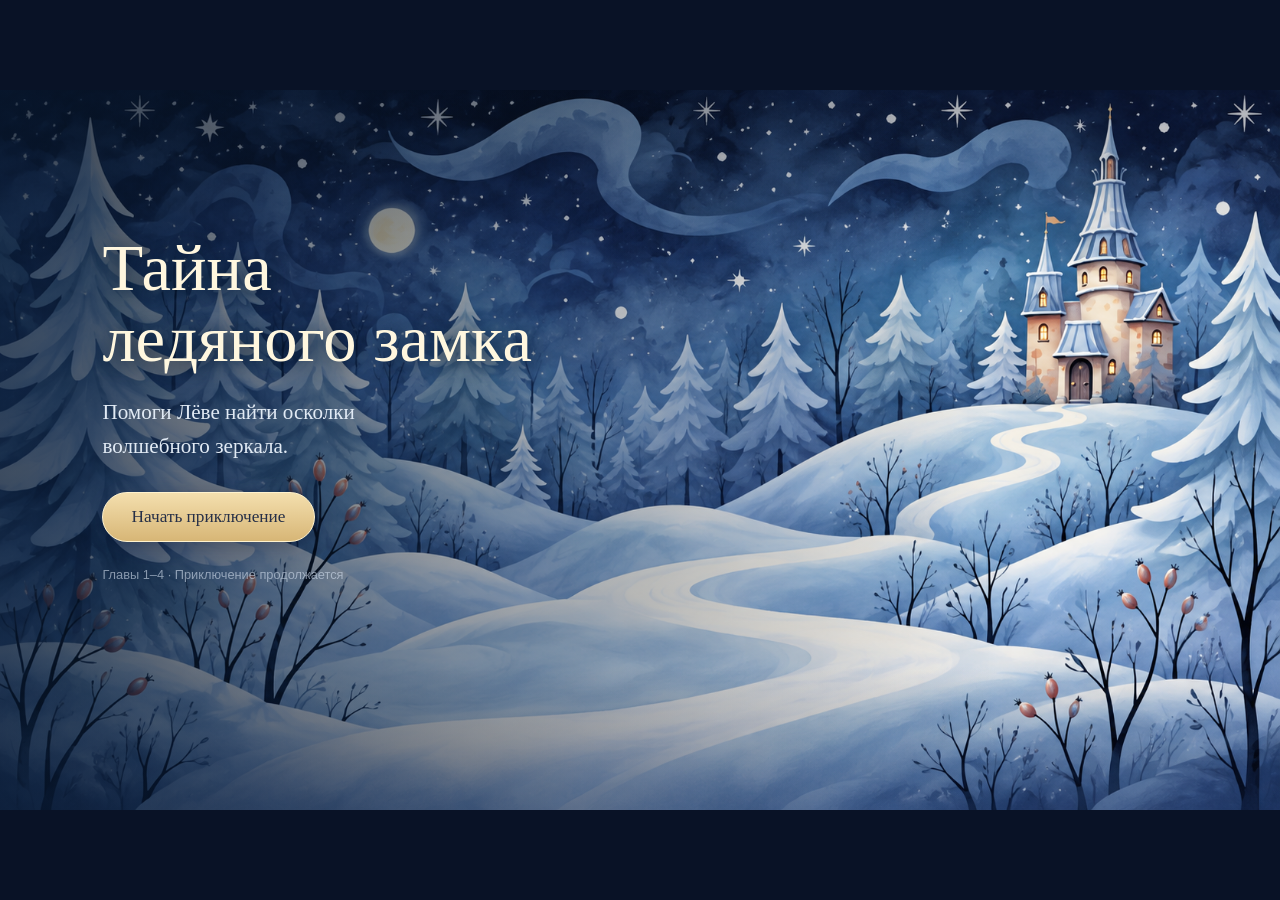
<file: index.html>
<!doctype html>
<html lang="ru">
<head>
  <meta charset="utf-8"><meta name="viewport" content="width=device-width,initial-scale=1,viewport-fit=cover">
  <meta name="theme-color" content="#101b38">
  <title>Тайна ледяного замка — Логоленд</title>
  <link rel="stylesheet" href="style.css?v=bottom-lock-instruction">
</head>
<body>
<main id="game" aria-label="Тайна ледяного замка">
  <div id="scene" class="scene castle"></div><div class="vignette"></div><div id="particles" aria-hidden="true"></div>
  <header id="toolbar" hidden>
    <button id="home" class="round" aria-label="В главное меню" title="В главное меню">⌂</button>
    <div id="shards" aria-label="Найдено осколков: 0 из 4"><i></i><i></i><i></i><i></i></div>
    
  </header>
  <section id="menu">
    <div class="menu-copy"><h1>Тайна<br>ледяного замка</h1><p class="intro">Помоги Лёве найти осколки<br>волшебного зеркала.</p><button id="start" class="gold">Начать приключение</button><button id="restart-room" class="text-button" hidden>Повторить оранжерею</button><button id="restart" class="text-button" hidden>Начать заново</button><p class="chapter-note">Главы 1–4 · Приключение продолжается</p></div>
  </section>
  <section id="library" aria-label="Замёрзшая библиотека" hidden>
    <div id="room-title"><span>ГЛАВА ПЕРВАЯ</span><h2>Замёрзшая библиотека</h2></div>
    <div id="books" aria-label="Четыре волшебные книги"></div>
    <button id="master" aria-label="Забрать осколок зеркала" hidden><span class="shard"></span></button>
    <button id="door" aria-label="Подойти к открывшейся двери" hidden><span>Дальше</span></button>
    <img id="lyova" src="assets/lyova.png" alt="Лисёнок Лёва" draggable="false">
  </section>
  <section id="greenhouse" aria-label="Ледяная оранжерея" hidden>
    <div class="green-title"><span>ГЛАВА ВТОРАЯ</span><h2>Ледяная оранжерея</h2></div>
    <div id="flowers" aria-label="Четыре замёрзших цветка"></div>
    <div id="held-match" aria-hidden="true" hidden><div class="match-heat"></div><img class="match-wood" src="assets/match.png" alt=""><img class="match-flame" src="assets/flame.png" alt=""></div>
    <button id="match" aria-label="Взять волшебную спичку" aria-pressed="false"><img src="assets/match.png" alt="" draggable="false"><span>Возьми спичку</span></button>
    <img id="green-lyova" src="assets/lyova.png" alt="Лисёнок Лёва" draggable="false">
    <button id="tree-shard" aria-label="Забрать второй осколок зеркала" hidden><span class="shard"></span></button>
    <button id="green-door" aria-label="Подойти к двери оранжереи" hidden><span>Дальше</span></button>
    <div id="gold-wave" aria-hidden="true"></div>
  </section>
  <section id="cave" aria-label="Пещера хрустальных ключей" hidden>
    <div class="green-title"><span>ГЛАВА ТРЕТЬЯ</span><h2>Пещера хрустальных ключей</h2></div>
    <div id="cave-crystals" aria-hidden="true"><img src="assets/crystal.png" alt=""><img src="assets/crystal.png" alt=""><img src="assets/crystal.png" alt=""></div>
    <div id="chests" aria-label="Три сундука"></div>
    <div id="cave-keys"></div><div id="key-hiding"></div>
    <img id="cave-lyova" src="assets/lyova.png" alt="Лисёнок Лёва" draggable="false">
    <button id="cave-shard" aria-label="Забрать третий осколок зеркала" hidden><span class="shard"></span></button>
    <button id="cave-door" aria-label="Подойти к проходу в лабораторию" hidden><span>Дальше</span></button>
  </section>
  <p id="hint" role="status" aria-live="polite" hidden></p>
  <div id="flower-focus" role="dialog" aria-modal="true" aria-label="Картинка внутри цветка" hidden>
    <button id="flower-close" class="round" aria-label="Вернуться к цветам">×</button>
    <div class="flower-portrait"><img id="flower-frame" src="assets/flower-open.png" alt="" draggable="false"><button id="flower-picture" aria-label="Я назвал картинку в цветке"><img id="flower-word" alt="" draggable="false"></button></div>
    <p>Придумай предложения с этим словом, а затем нажми на картинку.</p>
  </div>
  <div id="focus" role="dialog" aria-modal="true" aria-label="Волшебная книга" hidden>
    <button id="close" class="round" aria-label="Вернуть книгу на полку">×</button>
    <div id="focus-book">
      <img class="book-body" src="assets/book.png" alt="" draggable="false">
      <button id="picture" aria-label="Я назвал картинку" disabled><img id="word-image" alt="" draggable="false"></button>
      <canvas id="ice" width="480" height="580" aria-label="Сотри лёд движением пальца или мыши"></canvas>
      <div id="book-glow" aria-hidden="true"></div>
    </div>
    <p id="focus-hint" aria-live="polite">Сотри лёд с обложки</p>
  </div>
  <section id="ending" hidden><div class="ending-card"><div class="shard large"></div><p class="eyebrow">ПЕРВЫЙ ОСКОЛОК НАЙДЕН</p><h2>Библиотека проснулась!</h2><p>Ты помог Лёве раскрыть тайну четырёх книг.<br>Впереди — ледяная оранжерея.</p><p class="next-note">Продолжение приключения ещё создаётся.</p><button id="again" class="gold">Сыграть ещё раз</button><button id="end-home" class="text-button">В главное меню</button></div></section>
  <div id="transition" aria-hidden="true"></div>
  <div id="load-error" role="alert" hidden>Не удалось загрузить иллюстрации. Проверьте соединение и обновите страницу.</div>
</main>
<script src="finale.js"></script>
<script src="lab.js"></script>
<script src="cave.js?v=bottom-lock-instruction"></script>
<script src="greenhouse.js?v=autumn-leaves"></script>
<script src="fox.js?v=original-lyova"></script>
<script src="intro.js?v=instant-intro"></script>
<script src="game.js"></script>
</body>
</html>
</file>
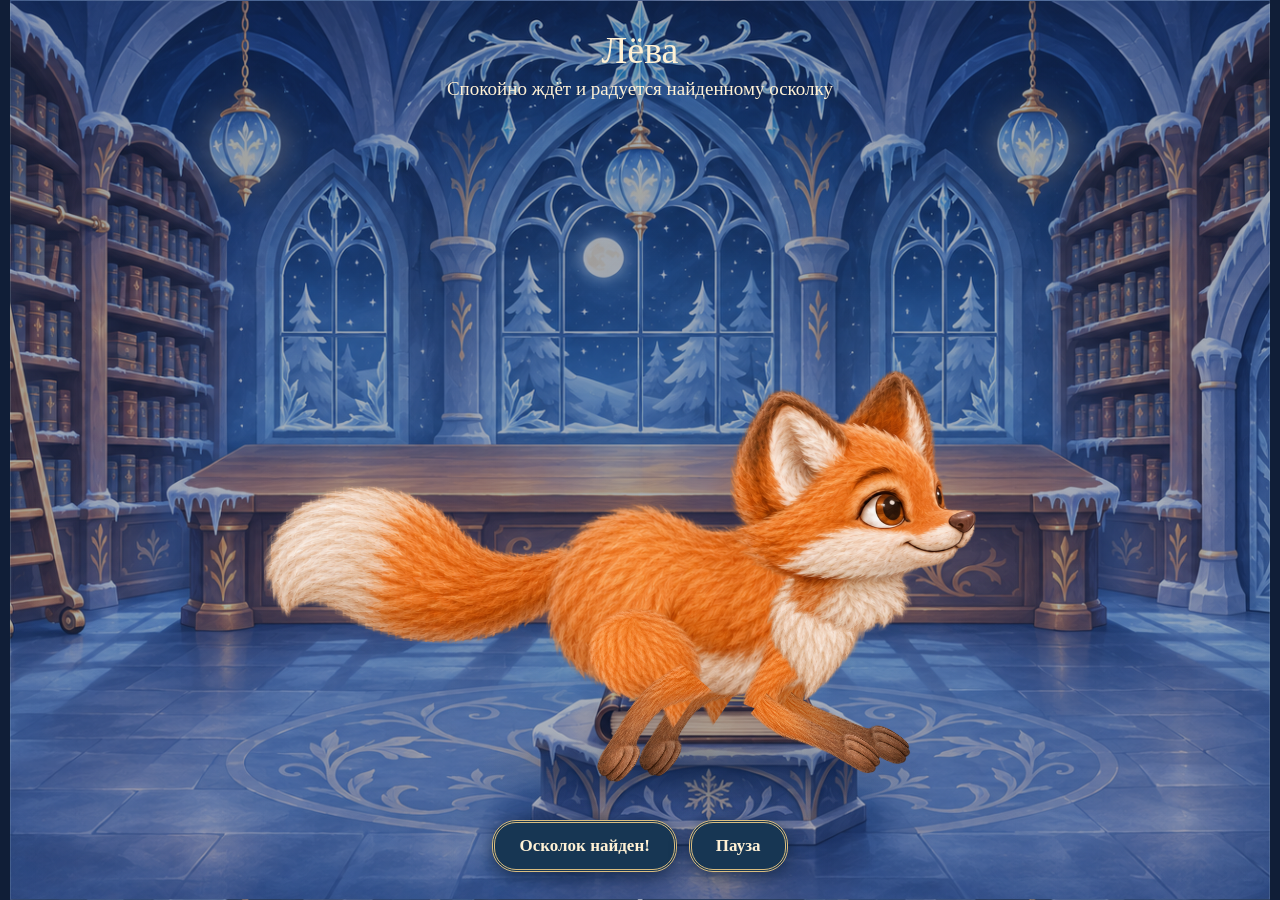
<file: fox-rig-preview.html>
<!doctype html><html lang="ru"><head><meta charset="utf-8"><meta name="viewport" content="width=device-width,initial-scale=1"><title>Лёва — новое движение</title><style>
*{box-sizing:border-box}body{margin:0;min-height:100vh;display:grid;place-items:center;background:#101e37;color:#fff1d4;font-family:Georgia,serif}.preview{position:relative;width:min(100vw,140vh);height:min(100vh,71.43vw);min-height:430px;overflow:hidden;background:linear-gradient(#10234066,#10234055),url('assets/library.png') center/cover;border:1px solid #b7cdd52b}.heading{position:absolute;left:15%;right:15%;top:3%;text-align:center;z-index:2}.heading h1{font-size:clamp(22px,3vw,38px);font-weight:500;margin:0 0 6px}.heading p{margin:0;font-size:clamp(13px,1.5vw,19px)}canvas{position:absolute;left:0;top:0;width:100%;height:100%}.controls{position:absolute;bottom:3%;left:0;right:0;display:flex;gap:12px;justify-content:center;z-index:2}button{padding:13px 24px;border:3px double #d8bc80;border-radius:24px;background:#173653;color:#fff1d4;font:600 17px Georgia;cursor:pointer;box-shadow:0 4px 18px #081a32aa}button:disabled{opacity:.6;cursor:default}button:focus-visible{outline:3px solid #fff4bf;outline-offset:4px}#status{position:absolute;bottom:14%;left:15%;right:15%;text-align:center;font-size:15px;min-height:20px}#error{padding:20px;background:#173653;position:absolute;top:40%;left:15%;right:15%;text-align:center}[hidden]{display:none!important}@media(max-width:600px){.preview{min-height:100svh}.heading{top:6%}button{font-size:14px;padding:11px 14px}.controls{bottom:5%}}
</style></head><body><main class="preview"><div class="heading"><h1>Лёва</h1><p>Спокойно ждёт и радуется найденному осколку</p></div><canvas id="fox" aria-label="Лисёнок с плавно движущимся хвостом"></canvas><p id="status" role="status">Загружаю Лёву…</p><div class="controls"><button id="rise" disabled>Осколок найден!</button><button id="pause" disabled>Пауза</button></div><p id="error" hidden>Не удалось загрузить рисунок. Обнови страницу.</p></main><script src="fox-rig-preview.js"></script></body></html>
</file>
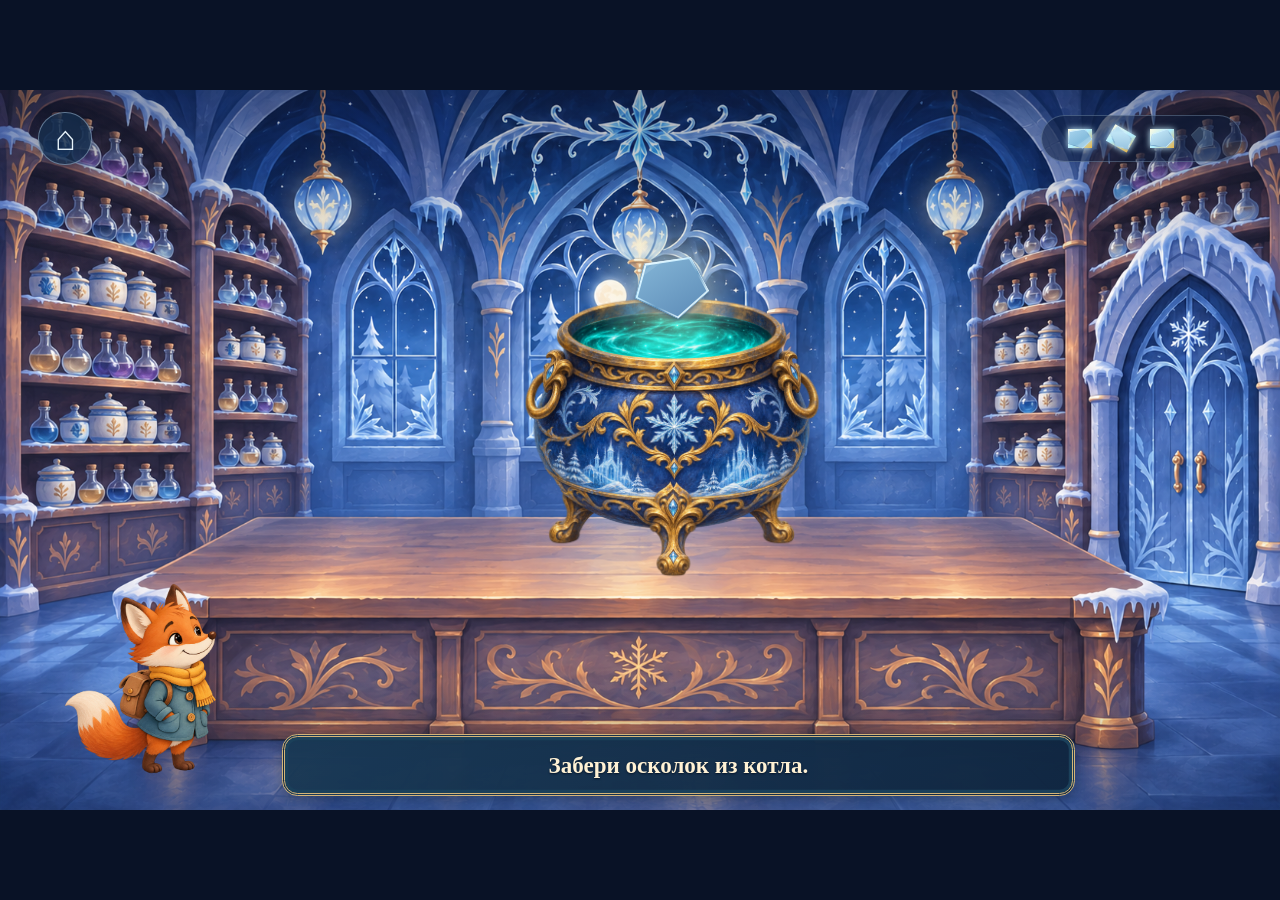
<file: qa-ending.html>
<!doctype html>
<html lang="ru">
<head><script>sessionStorage.setItem('logoland-library-v1',JSON.stringify({done:[0,1,2,3],shard:true,sound:false,location:4}));sessionStorage.setItem('logoland-lab-v1',JSON.stringify({done:[0,1,2,3,4],shard:false}));sessionStorage.setItem('logoland-greenhouse-v1',JSON.stringify({done:[0,1,2,3],melt:[1,1,1,1],shard:true}));sessionStorage.setItem('logoland-cave-v2',JSON.stringify({found:[['лес','лебедь','лиса','лейка'],['пальто','мельница','улитка'],['соль','моль','медаль']],shard:true}));sessionStorage.removeItem('logoland-finale-v2');window.addEventListener('load',()=>{const t=setInterval(()=>{const b=document.getElementById('start');if(b&&!b.disabled){clearInterval(t);b.click();}},100);});</script>
  <meta charset="utf-8"><meta name="viewport" content="width=device-width,initial-scale=1,viewport-fit=cover">
  <meta name="theme-color" content="#101b38">
  <title>Тайна ледяного замка — Логоленд</title>
  <link rel="stylesheet" href="style.css?v=bottom-lock-instruction">
</head>
<body>
<main id="game" aria-label="Тайна ледяного замка">
  <div id="scene" class="scene castle"></div><div class="vignette"></div><div id="particles" aria-hidden="true"></div>
  <header id="toolbar" hidden>
    <button id="home" class="round" aria-label="В главное меню" title="В главное меню">⌂</button>
    <div id="shards" aria-label="Найдено осколков: 0 из 4"><i></i><i></i><i></i><i></i></div>
    
  </header>
  <section id="menu">
    <div class="menu-copy"><p class="eyebrow">ЛОГОЛЕНД · СКАЗОЧНОЕ ПРИКЛЮЧЕНИЕ</p><h1>Тайна<br>ледяного замка</h1><p class="intro">Помоги Лёве найти осколки<br>волшебного зеркала.</p><button id="start" class="gold">Начать приключение</button><button id="restart-room" class="text-button" hidden>Повторить оранжерею</button><button id="restart" class="text-button" hidden>Начать заново</button><p class="chapter-note">Главы 1–4 · Приключение продолжается</p></div>
  </section>
  <section id="library" aria-label="Замёрзшая библиотека" hidden>
    <div id="room-title"><span>ГЛАВА ПЕРВАЯ</span><h2>Замёрзшая библиотека</h2></div>
    <div id="books" aria-label="Четыре волшебные книги"></div>
    <button id="master" aria-label="Забрать осколок зеркала" hidden><span class="shard"></span></button>
    <button id="door" aria-label="Подойти к открывшейся двери" hidden><span>Дальше</span></button>
    <img id="lyova" src="assets/lyova.png" alt="Лисёнок Лёва" draggable="false">
  </section>
  <section id="greenhouse" aria-label="Ледяная оранжерея" hidden>
    <div class="green-title"><span>ГЛАВА ВТОРАЯ</span><h2>Ледяная оранжерея</h2></div>
    <div id="flowers" aria-label="Четыре замёрзших цветка"></div>
    <div id="held-match" aria-hidden="true" hidden><div class="match-heat"></div><img class="match-wood" src="assets/match.png" alt=""><img class="match-flame" src="assets/flame.png" alt=""></div>
    <button id="match" aria-label="Взять волшебную спичку" aria-pressed="false"><img src="assets/match.png" alt="" draggable="false"><span>Возьми спичку</span></button>
    <img id="green-lyova" src="assets/lyova.png" alt="Лисёнок Лёва" draggable="false">
    <button id="tree-shard" aria-label="Забрать второй осколок зеркала" hidden><span class="shard"></span></button>
    <button id="green-door" aria-label="Подойти к двери оранжереи" hidden><span>Дальше</span></button>
    <div id="gold-wave" aria-hidden="true"></div>
  </section>
  <section id="cave" aria-label="Пещера хрустальных ключей" hidden>
    <div class="green-title"><span>ГЛАВА ТРЕТЬЯ</span><h2>Пещера хрустальных ключей</h2></div>
    <div id="cave-crystals" aria-hidden="true"><img src="assets/crystal.png" alt=""><img src="assets/crystal.png" alt=""><img src="assets/crystal.png" alt=""></div>
    <div id="chests" aria-label="Три сундука"></div>
    <div id="cave-keys"></div><div id="key-hiding"></div>
    <img id="cave-lyova" src="assets/lyova.png" alt="Лисёнок Лёва" draggable="false">
    <button id="cave-shard" aria-label="Забрать третий осколок зеркала" hidden><span class="shard"></span></button>
    <button id="cave-door" aria-label="Подойти к проходу в лабораторию" hidden><span>Дальше</span></button>
  </section>
  <p id="hint" role="status" aria-live="polite" hidden></p>
  <div id="flower-focus" role="dialog" aria-modal="true" aria-label="Картинка внутри цветка" hidden>
    <button id="flower-close" class="round" aria-label="Вернуться к цветам">×</button>
    <div class="flower-portrait"><img id="flower-frame" src="assets/flower-open.png" alt="" draggable="false"><button id="flower-picture" aria-label="Я назвал картинку в цветке"><img id="flower-word" alt="" draggable="false"></button></div>
    <p>Придумай предложения с этим словом, а затем нажми на картинку.</p>
  </div>
  <div id="focus" role="dialog" aria-modal="true" aria-label="Волшебная книга" hidden>
    <button id="close" class="round" aria-label="Вернуть книгу на полку">×</button>
    <div id="focus-book">
      <img class="book-body" src="assets/book.png" alt="" draggable="false">
      <button id="picture" aria-label="Я назвал картинку" disabled><img id="word-image" alt="" draggable="false"></button>
      <canvas id="ice" width="480" height="580" aria-label="Сотри лёд движением пальца или мыши"></canvas>
      <div id="book-glow" aria-hidden="true"></div>
    </div>
    <p id="focus-hint" aria-live="polite">Сотри лёд с обложки</p>
  </div>
  <section id="ending" hidden><div class="ending-card"><div class="shard large"></div><p class="eyebrow">ПЕРВЫЙ ОСКОЛОК НАЙДЕН</p><h2>Библиотека проснулась!</h2><p>Ты помог Лёве раскрыть тайну четырёх книг.<br>Впереди — ледяная оранжерея.</p><p class="next-note">Продолжение приключения ещё создаётся.</p><button id="again" class="gold">Сыграть ещё раз</button><button id="end-home" class="text-button">В главное меню</button></div></section>
  <div id="transition" aria-hidden="true"></div>
  <div id="load-error" role="alert" hidden>Не удалось загрузить иллюстрации. Проверьте соединение и обновите страницу.</div>
</main>
<script src="finale.js"></script>
<script src="lab.js"></script>
<script src="cave.js?v=bottom-lock-instruction"></script>
<script src="greenhouse.js?v=autumn-leaves"></script>
<script src="fox.js?v=original-lyova"></script>
<script src="intro.js"></script>
<script src="game.js"></script>
</body>
</html>
</file>
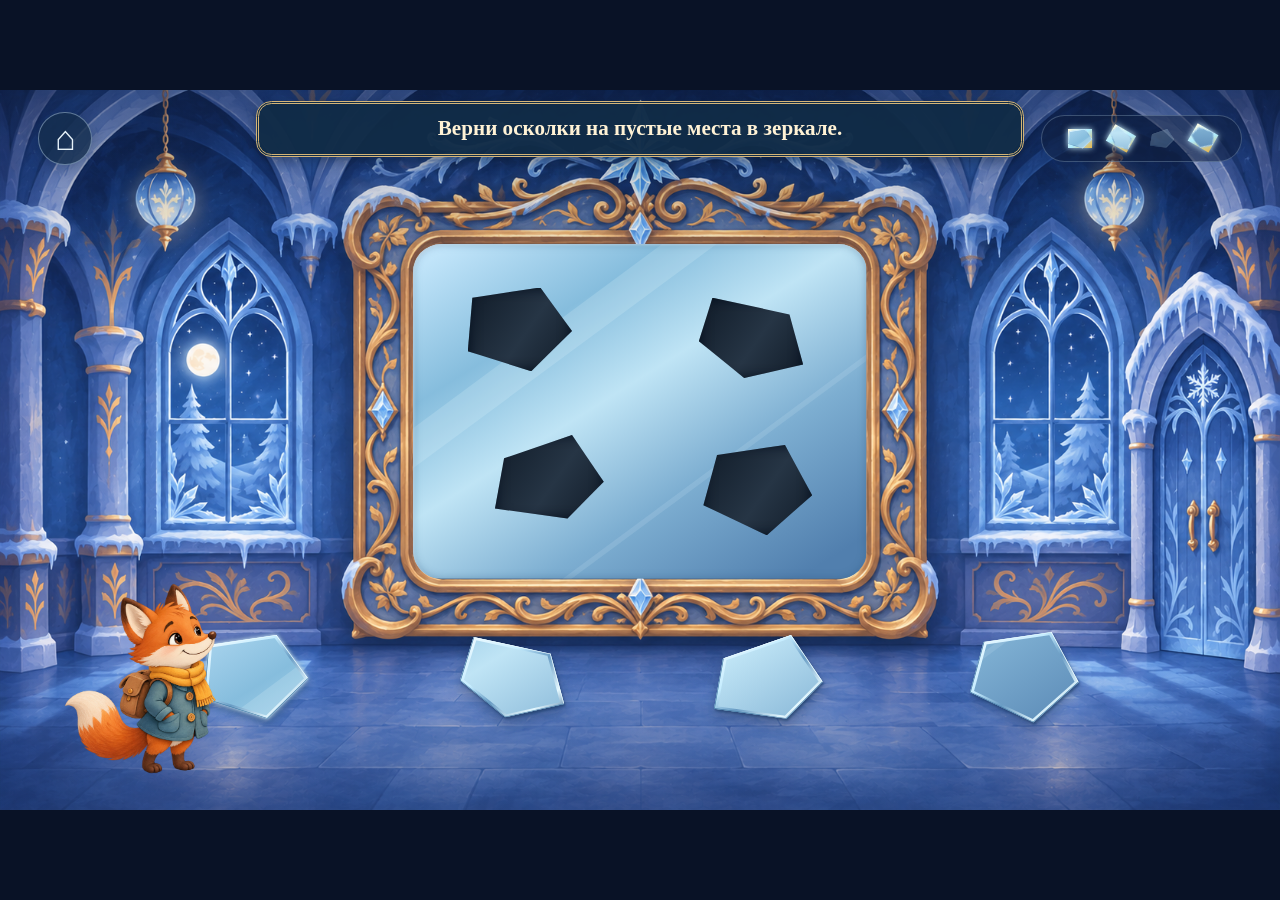
<file: qa-finale.html>
<!doctype html>
<html lang="ru">
<head><script>sessionStorage.setItem('logoland-library-v1',JSON.stringify({done:[0,1,2,3],shard:true,sound:false,location:5}));sessionStorage.setItem('logoland-greenhouse-v1',JSON.stringify({done:[0,1,2,3],melt:[1,1,1,1],shard:true}));sessionStorage.setItem('logoland-cave-v2',JSON.stringify({done:[0,1,2],shard:true}));sessionStorage.setItem('logoland-lab-v1',JSON.stringify({done:[0,1,2,3,4],shard:true}));sessionStorage.removeItem('logoland-finale-v2');window.addEventListener('load',()=>{const t=setInterval(()=>{const b=document.getElementById('start');if(b&&!b.disabled){clearInterval(t);b.click();}},100);});</script>
  <meta charset="utf-8"><meta name="viewport" content="width=device-width,initial-scale=1,viewport-fit=cover">
  <meta name="theme-color" content="#101b38">
  <title>Тайна ледяного замка — Логоленд</title>
  <link rel="stylesheet" href="style.css?v=bottom-lock-instruction">
</head>
<body>
<main id="game" aria-label="Тайна ледяного замка">
  <div id="scene" class="scene castle"></div><div class="vignette"></div><div id="particles" aria-hidden="true"></div>
  <header id="toolbar" hidden>
    <button id="home" class="round" aria-label="В главное меню" title="В главное меню">⌂</button>
    <div id="shards" aria-label="Найдено осколков: 0 из 4"><i></i><i></i><i></i><i></i></div>
    
  </header>
  <section id="menu">
    <div class="menu-copy"><p class="eyebrow">ЛОГОЛЕНД · СКАЗОЧНОЕ ПРИКЛЮЧЕНИЕ</p><h1>Тайна<br>ледяного замка</h1><p class="intro">Помоги Лёве найти осколки<br>волшебного зеркала.</p><button id="start" class="gold">Начать приключение</button><button id="restart-room" class="text-button" hidden>Повторить оранжерею</button><button id="restart" class="text-button" hidden>Начать заново</button><p class="chapter-note">Главы 1–4 · Приключение продолжается</p></div>
  </section>
  <section id="library" aria-label="Замёрзшая библиотека" hidden>
    <div id="room-title"><span>ГЛАВА ПЕРВАЯ</span><h2>Замёрзшая библиотека</h2></div>
    <div id="books" aria-label="Четыре волшебные книги"></div>
    <button id="master" aria-label="Забрать осколок зеркала" hidden><span class="shard"></span></button>
    <button id="door" aria-label="Подойти к открывшейся двери" hidden><span>Дальше</span></button>
    <img id="lyova" src="assets/lyova.png" alt="Лисёнок Лёва" draggable="false">
  </section>
  <section id="greenhouse" aria-label="Ледяная оранжерея" hidden>
    <div class="green-title"><span>ГЛАВА ВТОРАЯ</span><h2>Ледяная оранжерея</h2></div>
    <div id="flowers" aria-label="Четыре замёрзших цветка"></div>
    <div id="held-match" aria-hidden="true" hidden><div class="match-heat"></div><img class="match-wood" src="assets/match.png" alt=""><img class="match-flame" src="assets/flame.png" alt=""></div>
    <button id="match" aria-label="Взять волшебную спичку" aria-pressed="false"><img src="assets/match.png" alt="" draggable="false"><span>Возьми спичку</span></button>
    <img id="green-lyova" src="assets/lyova.png" alt="Лисёнок Лёва" draggable="false">
    <button id="tree-shard" aria-label="Забрать второй осколок зеркала" hidden><span class="shard"></span></button>
    <button id="green-door" aria-label="Подойти к двери оранжереи" hidden><span>Дальше</span></button>
    <div id="gold-wave" aria-hidden="true"></div>
  </section>
  <section id="cave" aria-label="Пещера хрустальных ключей" hidden>
    <div class="green-title"><span>ГЛАВА ТРЕТЬЯ</span><h2>Пещера хрустальных ключей</h2></div>
    <div id="cave-crystals" aria-hidden="true"><img src="assets/crystal.png" alt=""><img src="assets/crystal.png" alt=""><img src="assets/crystal.png" alt=""></div>
    <div id="chests" aria-label="Три сундука"></div>
    <div id="cave-keys"></div><div id="key-hiding"></div>
    <img id="cave-lyova" src="assets/lyova.png" alt="Лисёнок Лёва" draggable="false">
    <button id="cave-shard" aria-label="Забрать третий осколок зеркала" hidden><span class="shard"></span></button>
    <button id="cave-door" aria-label="Подойти к проходу в лабораторию" hidden><span>Дальше</span></button>
  </section>
  <p id="hint" role="status" aria-live="polite" hidden></p>
  <div id="flower-focus" role="dialog" aria-modal="true" aria-label="Картинка внутри цветка" hidden>
    <button id="flower-close" class="round" aria-label="Вернуться к цветам">×</button>
    <div class="flower-portrait"><img id="flower-frame" src="assets/flower-open.png" alt="" draggable="false"><button id="flower-picture" aria-label="Я назвал картинку в цветке"><img id="flower-word" alt="" draggable="false"></button></div>
    <p>Придумай предложения с этим словом, а затем нажми на картинку.</p>
  </div>
  <div id="focus" role="dialog" aria-modal="true" aria-label="Волшебная книга" hidden>
    <button id="close" class="round" aria-label="Вернуть книгу на полку">×</button>
    <div id="focus-book">
      <img class="book-body" src="assets/book.png" alt="" draggable="false">
      <button id="picture" aria-label="Я назвал картинку" disabled><img id="word-image" alt="" draggable="false"></button>
      <canvas id="ice" width="480" height="580" aria-label="Сотри лёд движением пальца или мыши"></canvas>
      <div id="book-glow" aria-hidden="true"></div>
    </div>
    <p id="focus-hint" aria-live="polite">Сотри лёд с обложки</p>
  </div>
  <section id="ending" hidden><div class="ending-card"><div class="shard large"></div><p class="eyebrow">ПЕРВЫЙ ОСКОЛОК НАЙДЕН</p><h2>Библиотека проснулась!</h2><p>Ты помог Лёве раскрыть тайну четырёх книг.<br>Впереди — ледяная оранжерея.</p><p class="next-note">Продолжение приключения ещё создаётся.</p><button id="again" class="gold">Сыграть ещё раз</button><button id="end-home" class="text-button">В главное меню</button></div></section>
  <div id="transition" aria-hidden="true"></div>
  <div id="load-error" role="alert" hidden>Не удалось загрузить иллюстрации. Проверьте соединение и обновите страницу.</div>
</main>
<script src="finale.js"></script>
<script src="lab.js"></script>
<script src="cave.js?v=bottom-lock-instruction"></script>
<script src="greenhouse.js?v=autumn-leaves"></script>
<script src="fox.js?v=original-lyova"></script>
<script src="intro.js"></script>
<script src="game.js"></script>
</body>
</html>
</file>
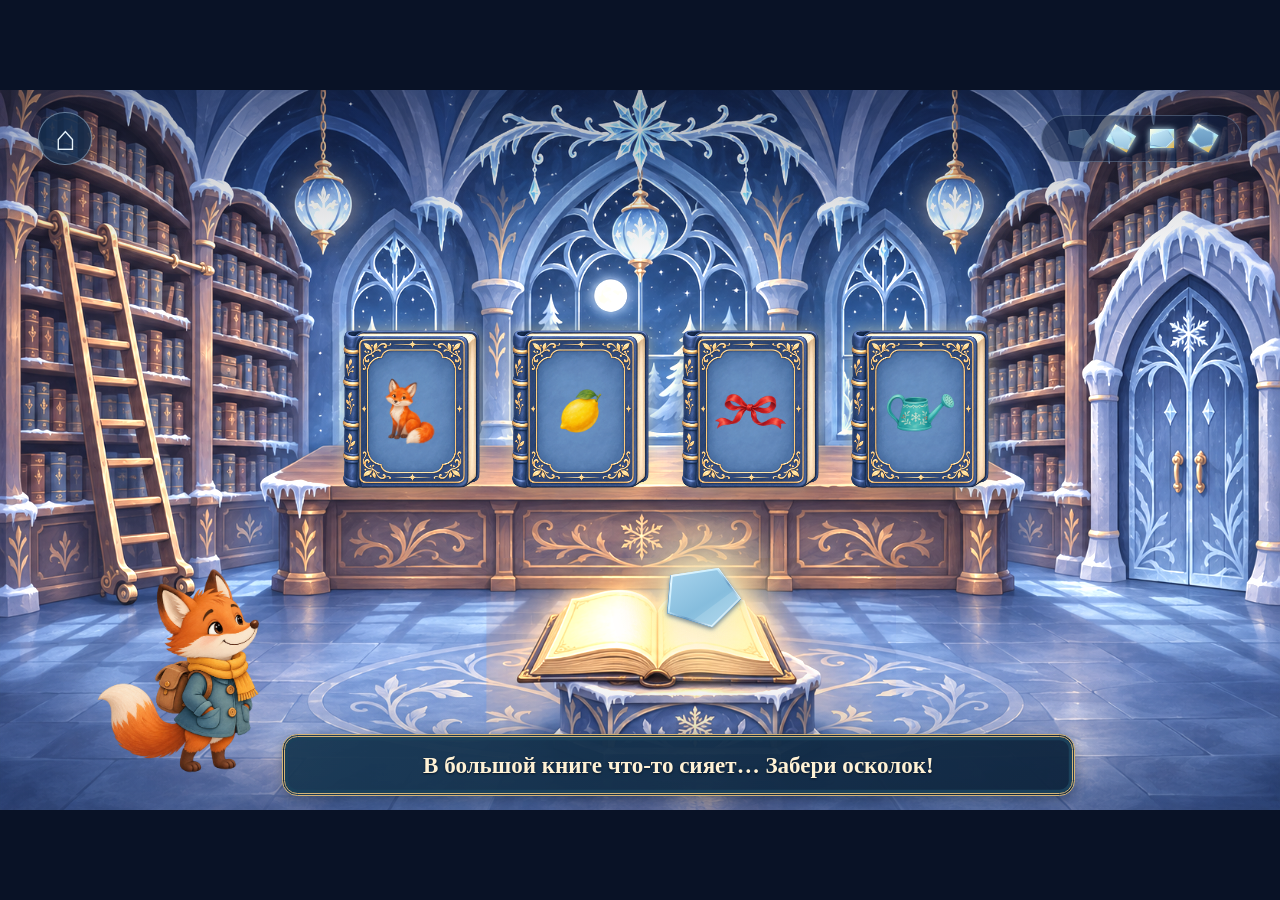
<file: qa-fox.html>
<!doctype html>
<html lang="ru">
<head><script>sessionStorage.setItem('logoland-library-v1',JSON.stringify({done:[0,1,2,3],shard:false,sound:false,location:1}));sessionStorage.setItem('logoland-greenhouse-v1',JSON.stringify({done:[0,1,2,3],melt:[1,1,1,1],shard:true}));sessionStorage.setItem('logoland-cave-v2',JSON.stringify({done:[0,1,2],found:[['лес','лебедь','лиса','лейка'],['пальто','мельница','улитка'],['соль','моль','медаль']],shard:true}));sessionStorage.setItem('logoland-lab-v1',JSON.stringify({done:[0,1,2,3,4],shard:true}));window.addEventListener('load',()=>{const t=setInterval(()=>{const b=document.getElementById('start');if(b&&!b.disabled){clearInterval(t);b.click();}},100);});</script>
  <meta charset="utf-8"><meta name="viewport" content="width=device-width,initial-scale=1,viewport-fit=cover">
  <meta name="theme-color" content="#101b38">
  <title>Тайна ледяного замка — Логоленд</title>
  <link rel="stylesheet" href="style.css?v=bottom-lock-instruction">
</head>
<body>
<main id="game" aria-label="Тайна ледяного замка">
  <div id="scene" class="scene castle"></div><div class="vignette"></div><div id="particles" aria-hidden="true"></div>
  <header id="toolbar" hidden>
    <button id="home" class="round" aria-label="В главное меню" title="В главное меню">⌂</button>
    <div id="shards" aria-label="Найдено осколков: 0 из 4"><i></i><i></i><i></i><i></i></div>
    
  </header>
  <section id="menu">
    <div class="menu-copy"><p class="eyebrow">ЛОГОЛЕНД · СКАЗОЧНОЕ ПРИКЛЮЧЕНИЕ</p><h1>Тайна<br>ледяного замка</h1><p class="intro">Помоги Лёве найти осколки<br>волшебного зеркала.</p><button id="start" class="gold">Начать приключение</button><button id="restart-room" class="text-button" hidden>Повторить оранжерею</button><button id="restart" class="text-button" hidden>Начать заново</button><p class="chapter-note">Главы 1–4 · Приключение продолжается</p></div>
  </section>
  <section id="library" aria-label="Замёрзшая библиотека" hidden>
    <div id="room-title"><span>ГЛАВА ПЕРВАЯ</span><h2>Замёрзшая библиотека</h2></div>
    <div id="books" aria-label="Четыре волшебные книги"></div>
    <button id="master" aria-label="Забрать осколок зеркала" hidden><span class="shard"></span></button>
    <button id="door" aria-label="Подойти к открывшейся двери" hidden><span>Дальше</span></button>
    <img id="lyova" src="assets/lyova.png" alt="Лисёнок Лёва" draggable="false">
  </section>
  <section id="greenhouse" aria-label="Ледяная оранжерея" hidden>
    <div class="green-title"><span>ГЛАВА ВТОРАЯ</span><h2>Ледяная оранжерея</h2></div>
    <div id="flowers" aria-label="Четыре замёрзших цветка"></div>
    <div id="held-match" aria-hidden="true" hidden><div class="match-heat"></div><img class="match-wood" src="assets/match.png" alt=""><img class="match-flame" src="assets/flame.png" alt=""></div>
    <button id="match" aria-label="Взять волшебную спичку" aria-pressed="false"><img src="assets/match.png" alt="" draggable="false"><span>Возьми спичку</span></button>
    <img id="green-lyova" src="assets/lyova.png" alt="Лисёнок Лёва" draggable="false">
    <button id="tree-shard" aria-label="Забрать второй осколок зеркала" hidden><span class="shard"></span></button>
    <button id="green-door" aria-label="Подойти к двери оранжереи" hidden><span>Дальше</span></button>
    <div id="gold-wave" aria-hidden="true"></div>
  </section>
  <section id="cave" aria-label="Пещера хрустальных ключей" hidden>
    <div class="green-title"><span>ГЛАВА ТРЕТЬЯ</span><h2>Пещера хрустальных ключей</h2></div>
    <div id="cave-crystals" aria-hidden="true"><img src="assets/crystal.png" alt=""><img src="assets/crystal.png" alt=""><img src="assets/crystal.png" alt=""></div>
    <div id="chests" aria-label="Три сундука"></div>
    <div id="cave-keys"></div><div id="key-hiding"></div>
    <img id="cave-lyova" src="assets/lyova.png" alt="Лисёнок Лёва" draggable="false">
    <button id="cave-shard" aria-label="Забрать третий осколок зеркала" hidden><span class="shard"></span></button>
    <button id="cave-door" aria-label="Подойти к проходу в лабораторию" hidden><span>Дальше</span></button>
  </section>
  <p id="hint" role="status" aria-live="polite" hidden></p>
  <div id="flower-focus" role="dialog" aria-modal="true" aria-label="Картинка внутри цветка" hidden>
    <button id="flower-close" class="round" aria-label="Вернуться к цветам">×</button>
    <div class="flower-portrait"><img id="flower-frame" src="assets/flower-open.png" alt="" draggable="false"><button id="flower-picture" aria-label="Я назвал картинку в цветке"><img id="flower-word" alt="" draggable="false"></button></div>
    <p>Придумай предложения с этим словом, а затем нажми на картинку.</p>
  </div>
  <div id="focus" role="dialog" aria-modal="true" aria-label="Волшебная книга" hidden>
    <button id="close" class="round" aria-label="Вернуть книгу на полку">×</button>
    <div id="focus-book">
      <img class="book-body" src="assets/book.png" alt="" draggable="false">
      <button id="picture" aria-label="Я назвал картинку" disabled><img id="word-image" alt="" draggable="false"></button>
      <canvas id="ice" width="480" height="580" aria-label="Сотри лёд движением пальца или мыши"></canvas>
      <div id="book-glow" aria-hidden="true"></div>
    </div>
    <p id="focus-hint" aria-live="polite">Сотри лёд с обложки</p>
  </div>
  <section id="ending" hidden><div class="ending-card"><div class="shard large"></div><p class="eyebrow">ПЕРВЫЙ ОСКОЛОК НАЙДЕН</p><h2>Библиотека проснулась!</h2><p>Ты помог Лёве раскрыть тайну четырёх книг.<br>Впереди — ледяная оранжерея.</p><p class="next-note">Продолжение приключения ещё создаётся.</p><button id="again" class="gold">Сыграть ещё раз</button><button id="end-home" class="text-button">В главное меню</button></div></section>
  <div id="transition" aria-hidden="true"></div>
  <div id="load-error" role="alert" hidden>Не удалось загрузить иллюстрации. Проверьте соединение и обновите страницу.</div>
</main>
<script src="finale.js"></script>
<script src="lab.js"></script>
<script src="cave.js?v=bottom-lock-instruction"></script>
<script src="greenhouse.js?v=autumn-leaves"></script>
<script src="fox.js?v=original-lyova"></script>
<script src="intro.js"></script>
<script src="game.js"></script>
</body>
</html>
</file>
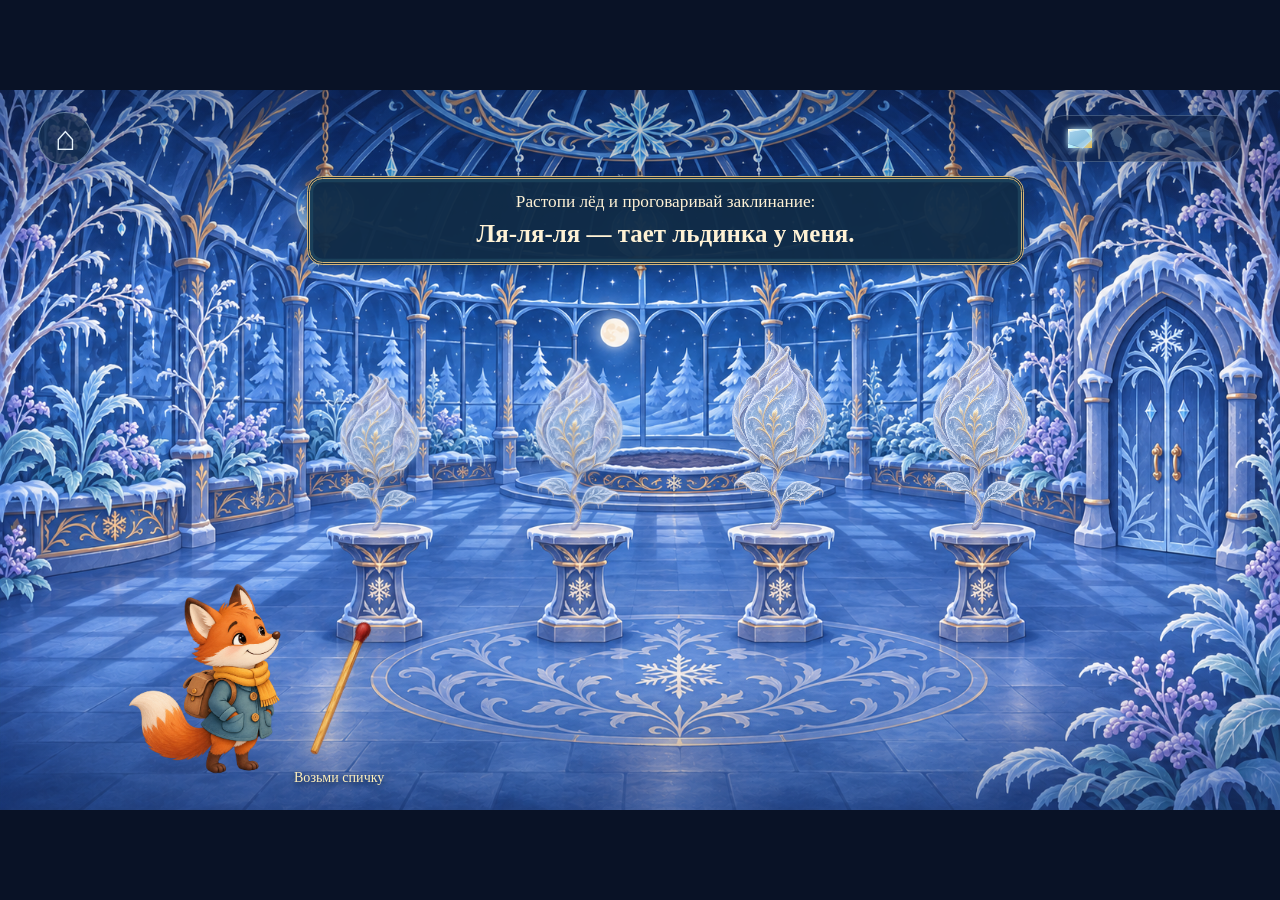
<file: qa-greenhouse.html>
<!doctype html>
<html lang="ru">
<head><script>sessionStorage.setItem('logoland-library-v1',JSON.stringify({done:[0,1,2,3],shard:true,sound:false,location:2}));sessionStorage.removeItem('logoland-greenhouse-v1');window.addEventListener('load',()=>{const t=setInterval(()=>{const b=document.getElementById('start');if(b&&!b.disabled){clearInterval(t);b.click();}},100);});</script>
  <meta charset="utf-8"><meta name="viewport" content="width=device-width,initial-scale=1,viewport-fit=cover">
  <meta name="theme-color" content="#101b38">
  <title>Тайна ледяного замка — Логоленд</title>
  <link rel="stylesheet" href="style.css?v=bottom-lock-instruction">
</head>
<body>
<main id="game" aria-label="Тайна ледяного замка">
  <div id="scene" class="scene castle"></div><div class="vignette"></div><div id="particles" aria-hidden="true"></div>
  <header id="toolbar" hidden>
    <button id="home" class="round" aria-label="В главное меню" title="В главное меню">⌂</button>
    <div id="shards" aria-label="Найдено осколков: 0 из 4"><i></i><i></i><i></i><i></i></div>
    
  </header>
  <section id="menu">
    <div class="menu-copy"><p class="eyebrow">ЛОГОЛЕНД · СКАЗОЧНОЕ ПРИКЛЮЧЕНИЕ</p><h1>Тайна<br>ледяного замка</h1><p class="intro">Помоги Лёве найти осколки<br>волшебного зеркала.</p><button id="start" class="gold">Начать приключение</button><button id="restart-room" class="text-button" hidden>Повторить оранжерею</button><button id="restart" class="text-button" hidden>Начать заново</button><p class="chapter-note">Главы 1–4 · Приключение продолжается</p></div>
  </section>
  <section id="library" aria-label="Замёрзшая библиотека" hidden>
    <div id="room-title"><span>ГЛАВА ПЕРВАЯ</span><h2>Замёрзшая библиотека</h2></div>
    <div id="books" aria-label="Четыре волшебные книги"></div>
    <button id="master" aria-label="Забрать осколок зеркала" hidden><span class="shard"></span></button>
    <button id="door" aria-label="Подойти к открывшейся двери" hidden><span>Дальше</span></button>
    <img id="lyova" src="assets/lyova.png" alt="Лисёнок Лёва" draggable="false">
  </section>
  <section id="greenhouse" aria-label="Ледяная оранжерея" hidden>
    <div class="green-title"><span>ГЛАВА ВТОРАЯ</span><h2>Ледяная оранжерея</h2></div>
    <div id="flowers" aria-label="Четыре замёрзших цветка"></div>
    <div id="held-match" aria-hidden="true" hidden><div class="match-heat"></div><img class="match-wood" src="assets/match.png" alt=""><img class="match-flame" src="assets/flame.png" alt=""></div>
    <button id="match" aria-label="Взять волшебную спичку" aria-pressed="false"><img src="assets/match.png" alt="" draggable="false"><span>Возьми спичку</span></button>
    <img id="green-lyova" src="assets/lyova.png" alt="Лисёнок Лёва" draggable="false">
    <button id="tree-shard" aria-label="Забрать второй осколок зеркала" hidden><span class="shard"></span></button>
    <button id="green-door" aria-label="Подойти к двери оранжереи" hidden><span>Дальше</span></button>
    <div id="gold-wave" aria-hidden="true"></div>
  </section>
  <section id="cave" aria-label="Пещера хрустальных ключей" hidden>
    <div class="green-title"><span>ГЛАВА ТРЕТЬЯ</span><h2>Пещера хрустальных ключей</h2></div>
    <div id="cave-crystals" aria-hidden="true"><img src="assets/crystal.png" alt=""><img src="assets/crystal.png" alt=""><img src="assets/crystal.png" alt=""></div>
    <div id="chests" aria-label="Три сундука"></div>
    <div id="cave-keys"></div><div id="key-hiding"></div>
    <img id="cave-lyova" src="assets/lyova.png" alt="Лисёнок Лёва" draggable="false">
    <button id="cave-shard" aria-label="Забрать третий осколок зеркала" hidden><span class="shard"></span></button>
    <button id="cave-door" aria-label="Подойти к проходу в лабораторию" hidden><span>Дальше</span></button>
  </section>
  <p id="hint" role="status" aria-live="polite" hidden></p>
  <div id="flower-focus" role="dialog" aria-modal="true" aria-label="Картинка внутри цветка" hidden>
    <button id="flower-close" class="round" aria-label="Вернуться к цветам">×</button>
    <div class="flower-portrait"><img id="flower-frame" src="assets/flower-open.png" alt="" draggable="false"><button id="flower-picture" aria-label="Я назвал картинку в цветке"><img id="flower-word" alt="" draggable="false"></button></div>
    <p>Придумай предложения с этим словом, а затем нажми на картинку.</p>
  </div>
  <div id="focus" role="dialog" aria-modal="true" aria-label="Волшебная книга" hidden>
    <button id="close" class="round" aria-label="Вернуть книгу на полку">×</button>
    <div id="focus-book">
      <img class="book-body" src="assets/book.png" alt="" draggable="false">
      <button id="picture" aria-label="Я назвал картинку" disabled><img id="word-image" alt="" draggable="false"></button>
      <canvas id="ice" width="480" height="580" aria-label="Сотри лёд движением пальца или мыши"></canvas>
      <div id="book-glow" aria-hidden="true"></div>
    </div>
    <p id="focus-hint" aria-live="polite">Сотри лёд с обложки</p>
  </div>
  <section id="ending" hidden><div class="ending-card"><div class="shard large"></div><p class="eyebrow">ПЕРВЫЙ ОСКОЛОК НАЙДЕН</p><h2>Библиотека проснулась!</h2><p>Ты помог Лёве раскрыть тайну четырёх книг.<br>Впереди — ледяная оранжерея.</p><p class="next-note">Продолжение приключения ещё создаётся.</p><button id="again" class="gold">Сыграть ещё раз</button><button id="end-home" class="text-button">В главное меню</button></div></section>
  <div id="transition" aria-hidden="true"></div>
  <div id="load-error" role="alert" hidden>Не удалось загрузить иллюстрации. Проверьте соединение и обновите страницу.</div>
</main>
<script src="finale.js"></script>
<script src="lab.js"></script>
<script src="cave.js?v=bottom-lock-instruction"></script>
<script src="greenhouse.js?v=autumn-leaves"></script>
<script src="fox.js?v=original-lyova"></script>
<script src="intro.js"></script>
<script src="game.js"></script>
</body>
</html>
</file>
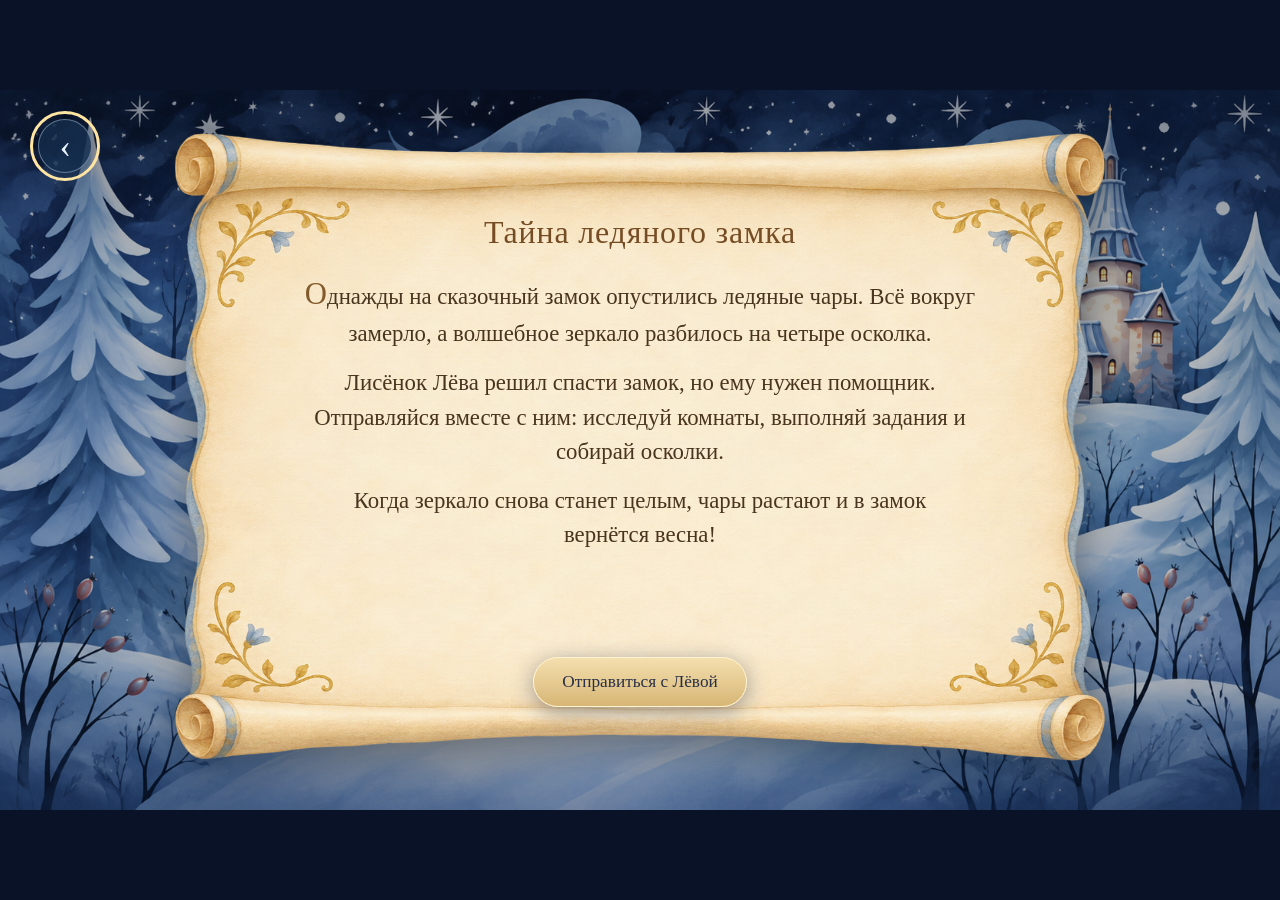
<file: qa-intro.html>
<!doctype html>
<html lang="ru">
<head><script>sessionStorage.removeItem('logoland-library-v1');sessionStorage.removeItem('logoland-greenhouse-v1');sessionStorage.removeItem('logoland-cave-v2');sessionStorage.removeItem('logoland-lab-v1');sessionStorage.removeItem('logoland-finale-v2');window.addEventListener('load',()=>{const t=setInterval(()=>{const b=document.getElementById('start');if(b&&!b.disabled){clearInterval(t);b.click();}},100);});</script>
  <meta charset="utf-8"><meta name="viewport" content="width=device-width,initial-scale=1,viewport-fit=cover">
  <meta name="theme-color" content="#101b38">
  <title>Тайна ледяного замка — Логоленд</title>
  <link rel="stylesheet" href="style.css?v=bottom-lock-instruction">
</head>
<body>
<main id="game" aria-label="Тайна ледяного замка">
  <div id="scene" class="scene castle"></div><div class="vignette"></div><div id="particles" aria-hidden="true"></div>
  <header id="toolbar" hidden>
    <button id="home" class="round" aria-label="В главное меню" title="В главное меню">⌂</button>
    <div id="shards" aria-label="Найдено осколков: 0 из 4"><i></i><i></i><i></i><i></i></div>
    
  </header>
  <section id="menu">
    <div class="menu-copy"><p class="eyebrow">ЛОГОЛЕНД · СКАЗОЧНОЕ ПРИКЛЮЧЕНИЕ</p><h1>Тайна<br>ледяного замка</h1><p class="intro">Помоги Лёве найти осколки<br>волшебного зеркала.</p><button id="start" class="gold">Начать приключение</button><button id="restart-room" class="text-button" hidden>Повторить оранжерею</button><button id="restart" class="text-button" hidden>Начать заново</button><p class="chapter-note">Главы 1–4 · Приключение продолжается</p></div>
  </section>
  <section id="library" aria-label="Замёрзшая библиотека" hidden>
    <div id="room-title"><span>ГЛАВА ПЕРВАЯ</span><h2>Замёрзшая библиотека</h2></div>
    <div id="books" aria-label="Четыре волшебные книги"></div>
    <button id="master" aria-label="Забрать осколок зеркала" hidden><span class="shard"></span></button>
    <button id="door" aria-label="Подойти к открывшейся двери" hidden><span>Дальше</span></button>
    <img id="lyova" src="assets/lyova.png" alt="Лисёнок Лёва" draggable="false">
  </section>
  <section id="greenhouse" aria-label="Ледяная оранжерея" hidden>
    <div class="green-title"><span>ГЛАВА ВТОРАЯ</span><h2>Ледяная оранжерея</h2></div>
    <div id="flowers" aria-label="Четыре замёрзших цветка"></div>
    <div id="held-match" aria-hidden="true" hidden><div class="match-heat"></div><img class="match-wood" src="assets/match.png" alt=""><img class="match-flame" src="assets/flame.png" alt=""></div>
    <button id="match" aria-label="Взять волшебную спичку" aria-pressed="false"><img src="assets/match.png" alt="" draggable="false"><span>Возьми спичку</span></button>
    <img id="green-lyova" src="assets/lyova.png" alt="Лисёнок Лёва" draggable="false">
    <button id="tree-shard" aria-label="Забрать второй осколок зеркала" hidden><span class="shard"></span></button>
    <button id="green-door" aria-label="Подойти к двери оранжереи" hidden><span>Дальше</span></button>
    <div id="gold-wave" aria-hidden="true"></div>
  </section>
  <section id="cave" aria-label="Пещера хрустальных ключей" hidden>
    <div class="green-title"><span>ГЛАВА ТРЕТЬЯ</span><h2>Пещера хрустальных ключей</h2></div>
    <div id="cave-crystals" aria-hidden="true"><img src="assets/crystal.png" alt=""><img src="assets/crystal.png" alt=""><img src="assets/crystal.png" alt=""></div>
    <div id="chests" aria-label="Три сундука"></div>
    <div id="cave-keys"></div><div id="key-hiding"></div>
    <img id="cave-lyova" src="assets/lyova.png" alt="Лисёнок Лёва" draggable="false">
    <button id="cave-shard" aria-label="Забрать третий осколок зеркала" hidden><span class="shard"></span></button>
    <button id="cave-door" aria-label="Подойти к проходу в лабораторию" hidden><span>Дальше</span></button>
  </section>
  <p id="hint" role="status" aria-live="polite" hidden></p>
  <div id="flower-focus" role="dialog" aria-modal="true" aria-label="Картинка внутри цветка" hidden>
    <button id="flower-close" class="round" aria-label="Вернуться к цветам">×</button>
    <div class="flower-portrait"><img id="flower-frame" src="assets/flower-open.png" alt="" draggable="false"><button id="flower-picture" aria-label="Я назвал картинку в цветке"><img id="flower-word" alt="" draggable="false"></button></div>
    <p>Придумай предложения с этим словом, а затем нажми на картинку.</p>
  </div>
  <div id="focus" role="dialog" aria-modal="true" aria-label="Волшебная книга" hidden>
    <button id="close" class="round" aria-label="Вернуть книгу на полку">×</button>
    <div id="focus-book">
      <img class="book-body" src="assets/book.png" alt="" draggable="false">
      <button id="picture" aria-label="Я назвал картинку" disabled><img id="word-image" alt="" draggable="false"></button>
      <canvas id="ice" width="480" height="580" aria-label="Сотри лёд движением пальца или мыши"></canvas>
      <div id="book-glow" aria-hidden="true"></div>
    </div>
    <p id="focus-hint" aria-live="polite">Сотри лёд с обложки</p>
  </div>
  <section id="ending" hidden><div class="ending-card"><div class="shard large"></div><p class="eyebrow">ПЕРВЫЙ ОСКОЛОК НАЙДЕН</p><h2>Библиотека проснулась!</h2><p>Ты помог Лёве раскрыть тайну четырёх книг.<br>Впереди — ледяная оранжерея.</p><p class="next-note">Продолжение приключения ещё создаётся.</p><button id="again" class="gold">Сыграть ещё раз</button><button id="end-home" class="text-button">В главное меню</button></div></section>
  <div id="transition" aria-hidden="true"></div>
  <div id="load-error" role="alert" hidden>Не удалось загрузить иллюстрации. Проверьте соединение и обновите страницу.</div>
</main>
<script src="finale.js"></script>
<script src="lab.js"></script>
<script src="cave.js?v=bottom-lock-instruction"></script>
<script src="greenhouse.js?v=autumn-leaves"></script>
<script src="fox.js?v=original-lyova"></script>
<script src="intro.js"></script>
<script src="game.js"></script>
</body>
</html>
</file>
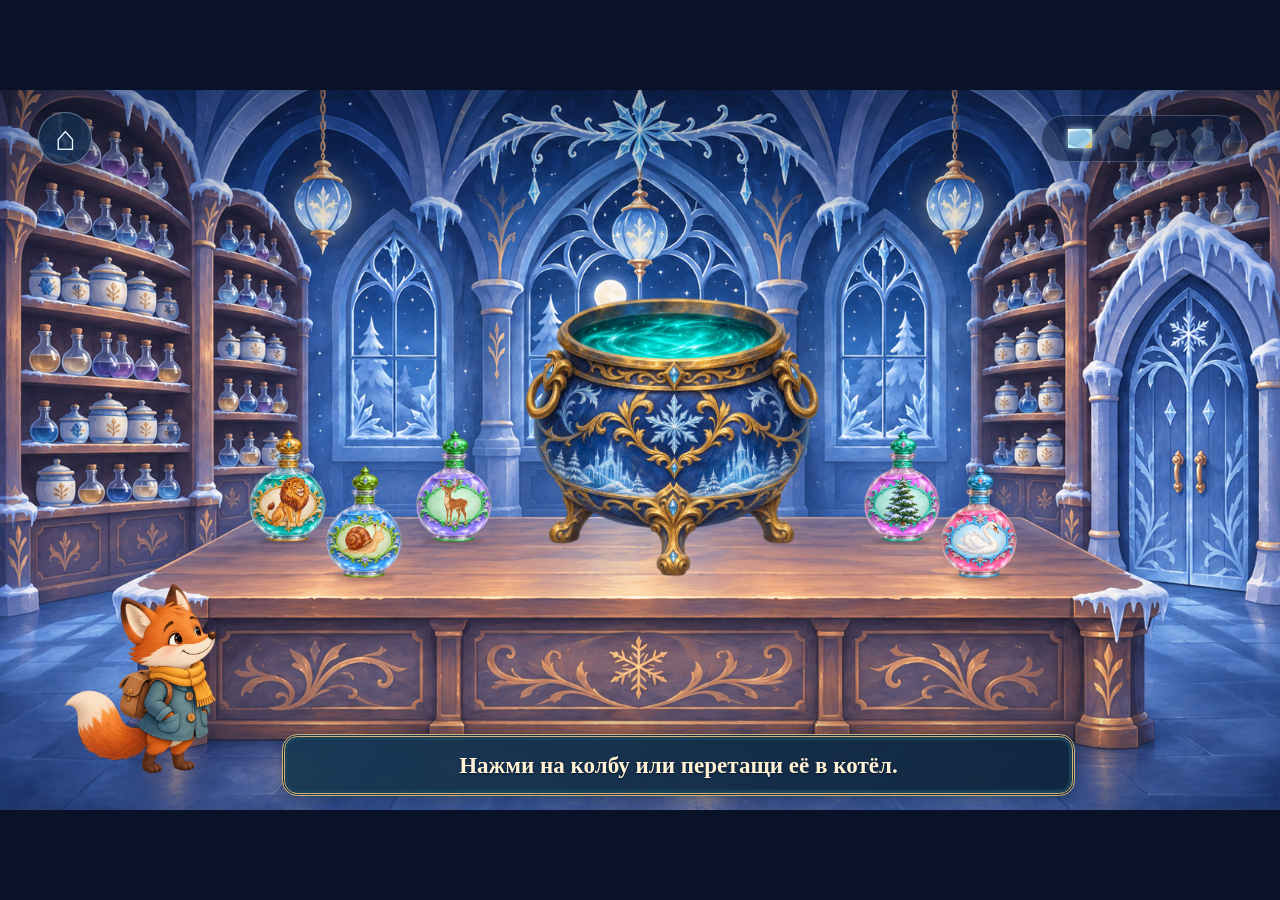
<file: qa-lab.html>
<!doctype html>
<html lang="ru">
<head><script>sessionStorage.setItem('logoland-library-v1',JSON.stringify({done:[0,1,2,3],shard:true,sound:false,location:4}));sessionStorage.removeItem('logoland-lab-v1');window.addEventListener('load',()=>{const t=setInterval(()=>{const b=document.getElementById('start');if(b&&!b.disabled){clearInterval(t);b.click();}},100);});</script>
  <meta charset="utf-8"><meta name="viewport" content="width=device-width,initial-scale=1,viewport-fit=cover">
  <meta name="theme-color" content="#101b38">
  <title>Тайна ледяного замка — Логоленд</title>
  <link rel="stylesheet" href="style.css?v=bottom-lock-instruction">
</head>
<body>
<main id="game" aria-label="Тайна ледяного замка">
  <div id="scene" class="scene castle"></div><div class="vignette"></div><div id="particles" aria-hidden="true"></div>
  <header id="toolbar" hidden>
    <button id="home" class="round" aria-label="В главное меню" title="В главное меню">⌂</button>
    <div id="shards" aria-label="Найдено осколков: 0 из 4"><i></i><i></i><i></i><i></i></div>
    
  </header>
  <section id="menu">
    <div class="menu-copy"><p class="eyebrow">ЛОГОЛЕНД · СКАЗОЧНОЕ ПРИКЛЮЧЕНИЕ</p><h1>Тайна<br>ледяного замка</h1><p class="intro">Помоги Лёве найти осколки<br>волшебного зеркала.</p><button id="start" class="gold">Начать приключение</button><button id="restart-room" class="text-button" hidden>Повторить оранжерею</button><button id="restart" class="text-button" hidden>Начать заново</button><p class="chapter-note">Главы 1–4 · Приключение продолжается</p></div>
  </section>
  <section id="library" aria-label="Замёрзшая библиотека" hidden>
    <div id="room-title"><span>ГЛАВА ПЕРВАЯ</span><h2>Замёрзшая библиотека</h2></div>
    <div id="books" aria-label="Четыре волшебные книги"></div>
    <button id="master" aria-label="Забрать осколок зеркала" hidden><span class="shard"></span></button>
    <button id="door" aria-label="Подойти к открывшейся двери" hidden><span>Дальше</span></button>
    <img id="lyova" src="assets/lyova.png" alt="Лисёнок Лёва" draggable="false">
  </section>
  <section id="greenhouse" aria-label="Ледяная оранжерея" hidden>
    <div class="green-title"><span>ГЛАВА ВТОРАЯ</span><h2>Ледяная оранжерея</h2></div>
    <div id="flowers" aria-label="Четыре замёрзших цветка"></div>
    <div id="held-match" aria-hidden="true" hidden><div class="match-heat"></div><img class="match-wood" src="assets/match.png" alt=""><img class="match-flame" src="assets/flame.png" alt=""></div>
    <button id="match" aria-label="Взять волшебную спичку" aria-pressed="false"><img src="assets/match.png" alt="" draggable="false"><span>Возьми спичку</span></button>
    <img id="green-lyova" src="assets/lyova.png" alt="Лисёнок Лёва" draggable="false">
    <button id="tree-shard" aria-label="Забрать второй осколок зеркала" hidden><span class="shard"></span></button>
    <button id="green-door" aria-label="Подойти к двери оранжереи" hidden><span>Дальше</span></button>
    <div id="gold-wave" aria-hidden="true"></div>
  </section>
  <section id="cave" aria-label="Пещера хрустальных ключей" hidden>
    <div class="green-title"><span>ГЛАВА ТРЕТЬЯ</span><h2>Пещера хрустальных ключей</h2></div>
    <div id="cave-crystals" aria-hidden="true"><img src="assets/crystal.png" alt=""><img src="assets/crystal.png" alt=""><img src="assets/crystal.png" alt=""></div>
    <div id="chests" aria-label="Три сундука"></div>
    <div id="cave-keys"></div><div id="key-hiding"></div>
    <img id="cave-lyova" src="assets/lyova.png" alt="Лисёнок Лёва" draggable="false">
    <button id="cave-shard" aria-label="Забрать третий осколок зеркала" hidden><span class="shard"></span></button>
    <button id="cave-door" aria-label="Подойти к проходу в лабораторию" hidden><span>Дальше</span></button>
  </section>
  <p id="hint" role="status" aria-live="polite" hidden></p>
  <div id="flower-focus" role="dialog" aria-modal="true" aria-label="Картинка внутри цветка" hidden>
    <button id="flower-close" class="round" aria-label="Вернуться к цветам">×</button>
    <div class="flower-portrait"><img id="flower-frame" src="assets/flower-open.png" alt="" draggable="false"><button id="flower-picture" aria-label="Я назвал картинку в цветке"><img id="flower-word" alt="" draggable="false"></button></div>
    <p>Придумай предложения с этим словом, а затем нажми на картинку.</p>
  </div>
  <div id="focus" role="dialog" aria-modal="true" aria-label="Волшебная книга" hidden>
    <button id="close" class="round" aria-label="Вернуть книгу на полку">×</button>
    <div id="focus-book">
      <img class="book-body" src="assets/book.png" alt="" draggable="false">
      <button id="picture" aria-label="Я назвал картинку" disabled><img id="word-image" alt="" draggable="false"></button>
      <canvas id="ice" width="480" height="580" aria-label="Сотри лёд движением пальца или мыши"></canvas>
      <div id="book-glow" aria-hidden="true"></div>
    </div>
    <p id="focus-hint" aria-live="polite">Сотри лёд с обложки</p>
  </div>
  <section id="ending" hidden><div class="ending-card"><div class="shard large"></div><p class="eyebrow">ПЕРВЫЙ ОСКОЛОК НАЙДЕН</p><h2>Библиотека проснулась!</h2><p>Ты помог Лёве раскрыть тайну четырёх книг.<br>Впереди — ледяная оранжерея.</p><p class="next-note">Продолжение приключения ещё создаётся.</p><button id="again" class="gold">Сыграть ещё раз</button><button id="end-home" class="text-button">В главное меню</button></div></section>
  <div id="transition" aria-hidden="true"></div>
  <div id="load-error" role="alert" hidden>Не удалось загрузить иллюстрации. Проверьте соединение и обновите страницу.</div>
</main>
<script src="finale.js"></script>
<script src="lab.js"></script>
<script src="cave.js?v=bottom-lock-instruction"></script>
<script src="greenhouse.js?v=autumn-leaves"></script>
<script src="fox.js?v=original-lyova"></script>
<script src="intro.js"></script>
<script src="game.js"></script>
</body>
</html>
</file>
<file: style.css>
*{box-sizing:border-box}html,body{margin:0;width:100%;height:100%;overflow:hidden;background:#091226;color:#fff;font-family:Georgia,'Times New Roman',serif}body{display:grid;place-items:center}button{font:inherit;cursor:pointer;-webkit-tap-highlight-color:transparent}button:focus-visible{outline:3px solid #ffe5a1;outline-offset:5px}button:disabled{cursor:default}button,img{user-select:none;-webkit-user-select:none}button{touch-action:manipulation}[hidden]{display:none!important}#game{width:min(100vw,177.7778vh);height:min(100vh,56.25vw);position:relative;isolation:isolate;overflow:hidden;container-type:inline-size;background:#152a4c;touch-action:none}.scene,.vignette,#particles,#transition{position:absolute;inset:0;pointer-events:none}.scene{background:center/cover no-repeat;transition:filter 1.8s,transform 2s}.scene.castle{background-image:url('assets/castle.png')}.scene.library-bg{background-image:url('assets/library.png')}.scene.warm{filter:sepia(.18) brightness(1.14)}.vignette{background:linear-gradient(180deg,#09122555,transparent 25%,transparent 80%,#0a173544)}#particles{z-index:3;overflow:hidden}.particle{position:absolute;width:3px;height:3px;background:#e9f5ff;border-radius:50%;opacity:0;animation:float 8s linear infinite}@keyframes float{0%{opacity:0;transform:translateY(0)}20%{opacity:.7}80%{opacity:.4}100%{opacity:0;transform:translate(15px,90px)}}header{position:absolute;z-index:10;top:3%;left:3%;right:3%;display:flex;align-items:center;justify-content:space-between}.round{width:4.2cqw;height:4.2cqw;min-width:30px;min-height:30px;display:grid;place-items:center;border:1px solid #cce9ff66;border-radius:50%;background:#152d4dcc;color:#e7f3fa;font-size:2.7cqw;box-shadow:0 4px 15px #06112744;position:relative}.round:hover{background:#305477}.slash{position:absolute;width:55%;height:2px;background:#f1dcb2;transform:rotate(-45deg)}#shards{display:flex;gap:1.3cqw;padding:1cqw 2cqw;border-radius:50px;background:#101e3e88;border:1px solid #b8d7ee44}#shards i,.shard{display:block;width:1.5cqw;height:2.5cqw;background:linear-gradient(135deg,#eaffff55,#7ba8d544,#bfdfff55);clip-path:polygon(38% 0,100% 20%,77% 79%,30% 100%,0 45%)}#shards i:nth-child(even){transform:rotate(30deg)}#shards i.found{background:linear-gradient(135deg,#fffbe1,#afecff 50%,#e6b64c);filter:drop-shadow(0 0 6px #ffe7a0)}#menu{position:absolute;inset:0;background:linear-gradient(90deg,#07172cbb,transparent 78%)}.menu-copy{position:absolute;left:8%;top:17%}.eyebrow{font:500 1cqw/1.5 Arial,sans-serif;letter-spacing:.24em;color:#f4dca6}h1{font-size:5.2cqw;line-height:1.08;font-weight:400;margin:1.5cqw 0;color:#fff7df;text-shadow:0 3px 20px #05182d}p.intro{font-size:1.65cqw;line-height:1.6;color:#e1eaf4;margin:1.6cqw 0 2.2cqw}.gold{background:linear-gradient(#f4dfae,#d7b676);color:#273047;font-size:1.35cqw;padding:1.1cqw 2.2cqw;border:1px solid #fff2ce;border-radius:50px;box-shadow:0 5px 22px #0d1a3966;transition:transform .2s}.gold:hover{transform:translateY(-2px);filter:brightness(1.08)}.text-button{display:block;border:0;background:none;color:#dce8ef;font-size:1.1cqw;margin:1.2cqw auto;padding:.5cqw;text-decoration:underline;text-underline-offset:4px}.menu-copy .text-button{margin-left:1cqw}.chapter-note{font:1cqw Arial,sans-serif;color:#d2deec99;margin-top:2cqw}#library{position:absolute;inset:0}#room-title{position:absolute;top:12%;width:100%;text-align:center;pointer-events:none;text-shadow:0 2px 12px #091733}#room-title span{font:.8cqw Arial,sans-serif;letter-spacing:.28em;color:#d0e4f3}#room-title h2{font-weight:400;font-size:2.1cqw;margin:.7cqw}#books{position:absolute;left:26%;top:30%;width:52%;height:29%;display:flex;align-items:end;justify-content:space-around;gap:1cqw}.shelf-book{position:relative;width:23%;height:100%;padding:0;border:0;background:none;transform-origin:50% 100%;transition:transform .5s,filter .8s}.shelf-book:hover{transform:translateY(-7%) rotate(-2deg)}.shelf-book .cover{width:100%;height:100%;object-fit:contain;filter:brightness(.87) saturate(.65)}.shelf-book .mini-picture{position:absolute;left:26%;top:28%;width:48%;height:45%;object-fit:contain;opacity:0;transition:opacity .7s}.shelf-book .frost{position:absolute;inset:9% 15% 10% 12%;border-radius:5%;background:linear-gradient(135deg,#e7faffd9,#9fc8e5e6 40%,#d4f1fff2 42%,#c2e5f4b3 45%,#9dc5e7e8 70%,#ebffffd9);box-shadow:inset 0 0 18px #e8faff;mix-blend-mode:screen;transition:opacity .8s}.shelf-book:not(.done){animation:book-breathe 3s ease-in-out infinite}.shelf-book:nth-child(2){animation-delay:.7s}.shelf-book:nth-child(3){animation-delay:1.4s}.shelf-book:nth-child(4){animation-delay:2.1s}.shelf-book.done .cover{filter:brightness(1.1);}.shelf-book.done .frost{opacity:0}.shelf-book.done .mini-picture{opacity:1}.shelf-book.done{filter:drop-shadow(0 0 8px #ffdc7e77)}@keyframes book-breathe{50%{filter:drop-shadow(0 0 6px #d0faff66)}}#lyova{position:absolute;left:9%;bottom:4%;height:31%;width:20%;object-fit:contain;transform-origin:50% 90%;pointer-events:none;transition:left 2.3s,bottom 2.3s,transform 2.3s;animation:breathe 4s ease-in-out infinite}@keyframes breathe{50%{transform:translateY(-.35cqw) rotate(-1deg)}}#lyova.happy{animation:hop .6s ease 2}@keyframes hop{40%{transform:translateY(-2cqw) rotate(4deg)}}#lyova.walk{animation:walk .3s infinite alternate}@keyframes walk{to{transform:translateY(-.5cqw) rotate(3deg)}}#hint{position:absolute;z-index:11;bottom:3%;left:27%;right:16%;margin:0;text-align:center;border-radius:50px;padding:.9cqw 1.5cqw;color:#f0f5fa;background:#102846dd;box-shadow:0 3px 20px #09122544;font-size:1.35cqw;pointer-events:none;transition:opacity .5s}#focus{position:absolute;inset:0;z-index:20;background:#08172dcc;backdrop-filter:blur(5px);display:flex;align-items:center;justify-content:center;animation:fade-in .3s}#close{position:absolute;right:5%;top:7%;z-index:4}#focus-book{position:absolute;top:10%;height:76%;width:38%;perspective:900px;animation:zoom-in .45s ease;transform-origin:center}.book-body{position:absolute;inset:0;width:100%;height:100%;object-fit:contain;pointer-events:none}#picture{position:absolute;left:24%;top:24%;width:51%;height:52%;border:0;padding:0;background:radial-gradient(ellipse,#f3f4e7 20%,#e8edf5 65%,transparent 70%);border-radius:10%;transition:filter .5s;z-index:1}#word-image{width:100%;height:100%;object-fit:contain;padding:4%}#picture.ready{animation:book-breathe 2s infinite;filter:drop-shadow(0 0 12px #ffeeb4)}#ice{position:absolute;left:13%;top:9%;width:72%;height:82%;z-index:2;border-radius:4%;touch-action:none;cursor:crosshair;transition:opacity .5s}#ice.cleared{opacity:0;pointer-events:none}#focus-hint{position:absolute;bottom:3%;font-size:1.65cqw;color:#fff2d3;margin:0}#book-glow{position:absolute;inset:-20%;opacity:0;background:radial-gradient(ellipse,#fffbd9dd, #f5d88666 25%,transparent 65%);pointer-events:none;z-index:3}.opening .book-body{animation:open-cover 1.2s ease forwards}.opening #picture{animation:rise-picture 1.2s ease forwards}.opening #book-glow{animation:flare 1.3s ease}@keyframes open-cover{50%{transform:rotateY(-55deg);filter:brightness(1.6)}100%{transform:rotateY(-20deg)}}@keyframes rise-picture{50%{transform:scale(1.1);filter:drop-shadow(0 0 20px #fff2a4)}}@keyframes flare{50%{opacity:1;transform:scale(1.15)}100%{opacity:0}}@keyframes fade-in{from{opacity:0}to{opacity:1}}@keyframes zoom-in{from{transform:scale(.35);opacity:0}to{transform:scale(1);opacity:1}}#master{position:absolute;left:48%;top:57%;width:14%;height:27%;background:radial-gradient(ellipse,#fff0b799,transparent 68%);border:0;filter:drop-shadow(0 0 15px #ffe5ab);animation:float-shard 2.5s ease-in-out infinite}#master .shard{width:4cqw;height:6cqw;margin:auto;background:linear-gradient(145deg,#fff8d5,#b5ecff 40%,#fff 45%,#6db6db 70%,#ffe9a2)}@keyframes float-shard{50%{transform:translateY(-.8cqw)}}#door{position:absolute;right:2%;top:35%;width:16%;height:42%;border:0;border-radius:50% 50% 5% 5%;background:radial-gradient(ellipse,#ffe9a633,transparent 70%);box-shadow:inset 0 0 3cqw #ffe4a477;animation:fade-in 2s}#door span{position:absolute;bottom:5%;left:12%;right:12%;padding:.65cqw;background:#1c3558dd;border:1px solid #dac38c;border-radius:30px;color:#fff1c6;font-size:1.2cqw}#ending{position:absolute;inset:0;background:#0b1939ce;z-index:25;display:grid;place-items:center;backdrop-filter:blur(6px)}.ending-card{text-align:center}.ending-card h2{font-size:3.4cqw;font-weight:400;color:#fff4d6;margin:1cqw}.ending-card p{font-size:1.4cqw;line-height:1.6}.ending-card .eyebrow{font-size:1cqw}.ending-card .next-note{color:#afc6dd;font-size:1cqw;margin:1.5cqw}.large.shard{width:3cqw;height:5cqw;margin:0 auto 1.5cqw;background:linear-gradient(135deg,#fff7cb,#b1edff,#f2dca1)}#transition{z-index:40;background:#0c1c35;opacity:0;transition:opacity .6s}#transition.active{opacity:1}#load-error{position:absolute;inset:40% 15%;z-index:60;background:#152c49;padding:2cqw;border:1px solid #efc986;text-align:center;font-size:1.5cqw}#game.returning #focus-book{animation:return-book .6s ease forwards}@keyframes return-book{to{transform:translateY(-9cqw) scale(.25);opacity:0}}@media(prefers-reduced-motion:reduce){*,*:before,*:after{animation-duration:.01ms!important;animation-iteration-count:1!important;transition-duration:.01ms!important}}@media(max-width:600px){.round{min-width:26px;min-height:26px}.gold{font-size:1.65cqw}.chapter-note{font-size:1.3cqw}#hint{font-size:1.7cqw}#focus-hint{font-size:2cqw}.text-button{font-size:1.5cqw}}
.scene.library-bg::before,.scene.library-bg::after{content:'';position:absolute;inset:0;background:url('assets/library-awake.png') center/cover no-repeat;opacity:0;transition:opacity 1.6s}.scene.library-bg::before{clip-path:inset(65% 30% 5% 38%)}.scene.library-bg::after{clip-path:inset(16% 0 14% 81%)}.scene.warm::before,.scene.unlocked::after{opacity:1}
.shelf-book .frost{background:url('assets/ice.png') center/100% 100% no-repeat;box-shadow:none;mix-blend-mode:normal;inset:5% 9% 6% 9%;border-radius:0}#ice{border-radius:0;cursor:url('data:image/svg+xml,%3Csvg xmlns="http://www.w3.org/2000/svg" width="56" height="56"%3E%3Ccircle cx="28" cy="28" r="25" fill="%23ffffff22" stroke="white" stroke-width="2"/%3E%3C/svg%3E') 28 28,crosshair}
/* Chapter two: the frozen greenhouse */
.scene.greenhouse-bg{background-image:url('assets/greenhouse.png')}.scene.greenhouse-bg::before,.scene.greenhouse-bg::after{content:'';position:absolute;inset:0;background:url('assets/greenhouse-awake.png') center/cover;opacity:0;transition:opacity 2.2s}.scene.green-awake::before{opacity:1;clip-path:inset(0 18% 0 0)}.scene.green-unlocked::after{opacity:1;clip-path:inset(0 0 0 82%)}#greenhouse{position:absolute;inset:0}.green-title{position:absolute;top:12%;left:0;right:0;text-align:center;text-shadow:0 2px 12px #081729;pointer-events:none}.green-title span{font:.8cqw Arial,sans-serif;letter-spacing:.28em;color:#d0e4f3}.green-title h2{font-size:2.1cqw;font-weight:400;margin:.7cqw}#flowers{position:absolute;left:22%;top:34%;width:65%;height:33%;display:flex;justify-content:space-around;gap:1cqw}.flower{position:relative;border:0;background:none;width:24%;height:100%;padding:0;isolation:isolate;--melt:0}.flower img{position:absolute;inset:0;width:100%;height:100%;object-fit:contain;pointer-events:none;transition:opacity .9s,transform 1.2s}.flower .bud{filter:brightness(.9);opacity:calc(1 - var(--melt))}.flower-1 .bud{filter:hue-rotate(45deg)}.flower-2 .bud{filter:hue-rotate(180deg)}.flower-3 .bud{filter:hue-rotate(-30deg)}.flower .petals{opacity:var(--melt);transform:scale(calc(.65 + var(--melt)*.35))}.flower .flower-mini{inset:16% 28% auto;width:44%;height:39%;opacity:0;z-index:2;object-fit:contain}.flower.thawed .flower-mini{opacity:1}.flower-ice{position:absolute;inset:2% 9% 23%;background:url('assets/ice.png') center/100% 100%;clip-path:ellipse(47% 49% at 50% 50%);opacity:calc(1 - var(--melt));filter:drop-shadow(0 0 5px #c7ecff);pointer-events:none}.melt-glimmer{position:absolute;inset:0;background:radial-gradient(ellipse,#ffe6a455,transparent 65%);opacity:0;pointer-events:none}.flower.thawed .melt-glimmer{animation:flower-glimmer 2s infinite}.flower.alive .melt-glimmer{animation:none;opacity:.7}.flower.alive{animation:flower-sway 4s ease-in-out infinite;transform-origin:50% 95%}.flower.alive:nth-child(even){animation-delay:1.4s}@keyframes flower-sway{50%{transform:rotate(3deg)}}@keyframes flower-glimmer{50%{opacity:1}}#green-lyova{position:absolute;left:7%;bottom:3%;height:29%;width:20%;object-fit:contain;pointer-events:none;transition:left 2s;animation:breathe 4s infinite}#green-lyova.walk{animation:walk .3s infinite alternate}#green-lyova.happy{animation:hop .6s 2}#lantern{position:absolute;left:22%;bottom:7%;width:9%;height:20%;padding:0;border:0;background:none;z-index:6}#lantern img{width:100%;height:100%;object-fit:contain;filter:drop-shadow(0 0 10px #ffd87966)}#lantern span{position:absolute;bottom:-18%;left:-35%;width:170%;font-size:1.1cqw;color:#ffefba;text-shadow:0 2px 6px #07162c}#lantern.selected img{filter:drop-shadow(0 0 17px #ffe6a4);animation:float-shard 2s infinite}#light-beam{position:absolute;width:14cqw;height:14cqw;transform:translate(-50%,-50%);z-index:4;pointer-events:none;border-radius:50%;background:radial-gradient(circle,#fff9dc66 0%,#ffe8a633 45%,transparent 70%);mix-blend-mode:screen}#light-beam div{position:absolute;inset:13%;border-radius:50%;box-shadow:0 0 2cqw #fff0bf22;border:1px solid #fff3c622}#beam-ray{position:absolute;inset:0;width:100%;height:100%;pointer-events:none;z-index:3;mix-blend-mode:screen}#flower-focus{position:absolute;inset:0;background:#07172dcc;backdrop-filter:blur(5px);z-index:22;animation:fade-in .35s}#flower-close{position:absolute;right:5%;top:7%;z-index:3}.flower-portrait{position:absolute;left:27%;top:5%;width:46%;height:80%;animation:zoom-in .5s}.flower-portrait>img{position:absolute;inset:0;width:100%;height:100%;object-fit:contain}#flower-picture{position:absolute;left:27%;top:17%;width:46%;height:43%;padding:0;border:0;border-radius:50%;background:radial-gradient(ellipse,#fffbe9 35%,#fffbe9aa 65%,transparent 72%)}#flower-picture img{width:100%;height:100%;object-fit:contain;padding:5%;pointer-events:none}#flower-focus>p{position:absolute;bottom:5%;left:0;right:0;text-align:center;font-size:1.65cqw;color:#fff2d3}.blooming .flower-portrait{animation:bloom 1s forwards}@keyframes bloom{50%{transform:scale(1.13);filter:drop-shadow(0 0 25px #ffe9ac)}100%{transform:scale(1.04)}}#tree-shard{position:absolute;left:49%;top:30%;width:12%;height:18%;border:0;background:radial-gradient(ellipse,#ffeab888,transparent 70%);animation:float-shard 2.5s infinite}#tree-shard .shard{margin:auto;width:3cqw;height:4.5cqw;background:linear-gradient(135deg,#fff9da,#aee5ff,#f5cb77)}#green-door{position:absolute;right:1%;top:35%;width:13%;height:39%;background:radial-gradient(ellipse,#ffe6a433,transparent 70%);border:0;border-radius:50% 50% 0 0}#green-door span{position:absolute;bottom:1%;left:0;right:0;padding:.6cqw;border-radius:30px;background:#183748dc;border:1px solid #d9c58e;color:#fff0c6;font-size:1.2cqw}#gold-wave{position:absolute;inset:0;background:radial-gradient(circle at 54% 50%,#ffe4a2cc,transparent 70%);pointer-events:none;opacity:0;z-index:5}#gold-wave.shine{animation:gold-wave 2.2s forwards}@keyframes gold-wave{0%{opacity:0;transform:scale(.1)}40%{opacity:.8}100%{opacity:0;transform:scale(2)}}
#flowers{top:30%;height:32%}
/* A moving match warms the frozen petals themselves. */
.flower .frozen-bud{opacity:calc(1 - var(--melt));filter:drop-shadow(0 0 .3cqw #d2f4ff44)}.flower .bud{opacity:calc(var(--melt)*(1 - var(--bloom)));filter:none}.flower .petals{opacity:var(--bloom);transform:scale(calc(.65 + var(--bloom)*.35))}.flower-ice{display:none}.flower.heating,.flower.thawed{animation:petal-sway 3.3s ease-in-out infinite;transform-origin:50% 98%}.flower.thawed:nth-child(even){animation-delay:-1.3s}@keyframes petal-sway{0%,100%{transform:rotate(-1.5deg)}50%{transform:rotate(2.5deg)}}#match{position:absolute;left:22%;bottom:7%;width:9%;height:20%;padding:0;border:0;background:none;z-index:6}#match>img{width:100%;height:100%;object-fit:contain;transform:rotate(22deg);filter:drop-shadow(0 0 .8cqw #ffd38b55)}#match.selected>img{opacity:.25}#match span{position:absolute;bottom:-18%;left:-35%;width:170%;font-size:1.1cqw;color:#ffefba;text-shadow:0 2px 6px #07162c}#held-match{position:absolute;z-index:9;width:5cqw;height:14cqw;transform:translate(-50%,-20%);pointer-events:none;--lean:0deg}#held-match .match-wood{position:absolute;left:35%;top:28%;width:30%;height:72%;object-fit:fill}#held-match .match-flame{position:absolute;left:5%;top:0;width:90%;height:42%;object-fit:contain;transform-origin:50% 92%;filter:drop-shadow(0 0 .7cqw #ffb44f99);animation:flame-dance .32s ease-in-out infinite alternate}#held-match .match-heat{position:absolute;left:-65%;top:-30%;width:230%;height:100%;background:radial-gradient(ellipse,#ffdb8a33,transparent 65%);animation:heat-pulse .7s infinite alternate}.holding-match .flower{cursor:none}@keyframes flame-dance{0%{transform:rotate(calc(var(--lean) - 6deg)) scale(.92,1.04);opacity:.92}50%{transform:rotate(calc(var(--lean) + 2deg)) scale(1.03,.96);opacity:1}100%{transform:rotate(calc(var(--lean) + 7deg)) scale(.94,1.09);opacity:.95}}@keyframes heat-pulse{to{opacity:.6;transform:scale(1.15)}}
#held-match .match-wood{left:0;top:34%;width:100%;height:66%;object-fit:contain}
#match.selected>img{visibility:hidden;opacity:0;filter:none}.flower.thawed{cursor:default}
/* Chapter three: matching crystal keys and treasure locks. */
.scene.cave-bg{background-image:url('assets/cave.png')}#cave{position:absolute;inset:0}#chests{position:absolute;left:22%;top:37%;width:65%;height:29%;display:flex;gap:.8cqw;justify-content:space-around}.chest{position:relative;width:24%;height:100%;perspective:500px;transition:filter .4s}.chest>img{position:absolute;inset:0;width:100%;height:100%;object-fit:contain;pointer-events:none}.chest-bottom{clip-path:inset(45% 0 0 0)}.chest-lid{clip-path:inset(0 0 55% 0);transform-origin:50% 45%;transition:transform 1.1s,opacity 1s}.chest-open{opacity:0;transition:opacity 1s}.chest.opening .chest-lid{transform:rotateX(-80deg);opacity:0}.chest.opened .chest-open{opacity:1}.chest.opened .chest-lid,.chest.opened .chest-bottom{opacity:0}.lock-sigil{position:absolute;left:44%;top:54%;width:17%;height:20%;display:grid;place-items:center;font-family:Arial,sans-serif;font-size:1.4cqw;color:#fff0b5;text-shadow:0 1px 3px #13233c;pointer-events:none}.chest.opened .lock-sigil{display:none}.chest-picture{position:absolute;left:23%;top:7%;width:58%;height:59%;padding:0;border:0;background:radial-gradient(ellipse,#fff4cbdd,transparent 72%);z-index:2;animation:book-breathe 2.7s infinite}.chest-picture img{width:100%;height:100%;object-fit:contain;pointer-events:none}.chest.restored{filter:drop-shadow(0 0 1.3cqw #ffdda678)}.chest.restored .chest-picture{animation:none}.chest.drop-target{filter:drop-shadow(0 0 1cqw #d2faff)}#cave-keys,#key-hiding{position:absolute;inset:0;pointer-events:none}.crystal-key{position:absolute;transform:translate(-50%,-50%) rotate(-10deg);width:12%;height:13%;border:0;padding:0;background:none;pointer-events:auto;touch-action:none;z-index:7;cursor:grab;transition:filter .25s}.crystal-key img{width:100%;height:100%;object-fit:contain;pointer-events:none}.crystal-key span{position:absolute;left:20%;top:25%;width:22%;height:45%;display:grid;place-items:center;color:#fff2c3;text-shadow:0 1px 3px #13233c;font:1.2cqw Arial,sans-serif;pointer-events:none}.key-1 img{filter:hue-rotate(25deg)}.key-2 img{filter:hue-rotate(-25deg)}.key-3 img{filter:hue-rotate(150deg)}.crystal-key.dragging{z-index:20;cursor:grabbing;filter:drop-shadow(0 0 1cqw #ffe0a4);transform:translate(-50%,-50%) rotate(0)}.crystal-key.returning-key{animation:key-return .5s}@keyframes key-return{40%{transform:translate(-50%,-50%) rotate(8deg)}}.hiding-crystal{position:absolute;width:12%;height:21%;transform:translate(-50%,-50%);padding:0;border:0;background:none;pointer-events:auto;z-index:8;transition:transform .65s,opacity .65s}.hiding-crystal img{width:100%;height:100%;object-fit:contain;pointer-events:none}.hiding-crystal.moved{transform:translate(-110%,-30%) rotate(-30deg);opacity:0;pointer-events:none}#cave-crystals{position:absolute;left:23%;top:20%;width:61%;height:29%;display:flex;justify-content:space-between;pointer-events:none}#cave-crystals img{width:17%;height:100%;object-fit:contain;opacity:.5;filter:saturate(.6) brightness(.7);transition:filter 1s,opacity 1s}#cave-crystals img.lit{filter:brightness(1.5) drop-shadow(0 0 1.4cqw #99eeff);opacity:1}#cave-lyova{position:absolute;left:5%;bottom:4%;height:28%;width:19%;object-fit:contain;pointer-events:none;transition:left 2s;animation:breathe 4s infinite}#cave-lyova.happy{animation:hop .6s 2}#cave-lyova.walk{animation:walk .3s infinite alternate}#cave-shard{position:absolute;left:48%;top:20%;width:12%;height:21%;border:0;background:radial-gradient(ellipse,#ffeab888,transparent 70%);animation:float-shard 2.5s infinite}#cave-shard .shard{margin:auto;width:3.5cqw;height:5cqw;background:linear-gradient(135deg,#fff9da,#aee5ff,#f5cb77)}#cave-door{position:absolute;right:1%;top:31%;width:13%;height:42%;background:radial-gradient(ellipse,#ffedbc99,#a7dcf455 45%,transparent 70%);border:0;border-radius:50% 50% 0 0}#cave-door span{position:absolute;bottom:1%;left:0;right:0;padding:.6cqw;border-radius:30px;background:#183748dc;border:1px solid #d9c58e;color:#fff0c6;font-size:1.2cqw}#cave.completed #cave-crystals{animation:flare 1.5s}
.lock-sigil{top:45%;height:18%}#cave-crystals img{opacity:0}#cave-crystals img.lit{opacity:1}
.crystal-key span{left:10%;width:17%;top:28%;height:40%}
/* Painted picture locks */
#chests{left:23%;width:66%;top:36%;height:34%;gap:2cqw}.chest{width:31%;background:none;border:0;padding:0}.chest-label{position:absolute;top:91%;left:0;right:0;font-size:1.5cqw;color:#f6e4ba;text-shadow:0 2px 5px #071326}.lock-sigil .keyhole{width:65%;height:95%}.keyhole{display:block;background:#142434;clip-path:polygon(35% 0,65% 0,85% 20%,85% 40%,63% 55%,80% 100%,20% 100%,37% 55%,15% 40%,15% 20%)}.crystal-key{width:17%;height:17%}.crystal-key.selected{filter:drop-shadow(0 0 .7cqw #ffe1a1)}#cave-crystals img{width:24%}
#lock-puzzle{position:absolute;inset:0;z-index:45;display:grid;place-items:center;background:#07142be8;--turn:0deg}.lock-panel{position:relative;width:100%;height:100%;background:url('assets/lock-painted.png') center/cover no-repeat;text-align:center}.lock-eyebrow{margin:2.3cqw 0 .5cqw;color:#f0d39b;letter-spacing:.16em;font: .8cqw Georgia,serif;text-shadow:0 2px 6px #0a183a}#lock-title{font-size:2.05cqw;font-weight:normal;margin:.4cqw 7cqw;color:#fff2d7;text-shadow:0 2px 7px #06152d,0 0 2cqw #071e42}.lock-instruction{font-size:1.2cqw;color:#e0eef7;margin:.65cqw;text-shadow:0 2px 6px #091c3e}#lock-close{position:absolute;right:2cqw;top:2cqw;z-index:5;background:#132b4ca8;border-color:#d5bb80;color:#fae3ac}.lock-wheel{position:absolute;left:9%;top:23%;width:82%;height:64%}.gear{position:absolute;object-fit:contain;transition:transform 1.15s ease-in-out;pointer-events:none;filter:drop-shadow(0 .3cqw .35cqw #07172cb0)}.gear-back{width:24cqw;height:24cqw;left:50%;top:50%;margin:-12cqw;transform:rotate(var(--turn))}.gear-small{width:11cqw;height:11cqw;left:25%;top:48%;transform:rotate(calc(0deg - var(--turn)))}.gear-third{width:9cqw;height:9cqw;left:59%;top:15%;transform:rotate(calc(0deg - var(--turn)))}.lock-core{position:absolute;left:50%;top:50%;width:13cqw;height:13cqw;margin:-6.5cqw;pointer-events:none}#turning-key{position:absolute;width:18cqw;max-width:none;height:9cqw;object-fit:contain;left:-10cqw;top:2cqw;transform-origin:90% 50%;transform:rotate(var(--turn));transition:transform 1.15s ease-in-out;filter:drop-shadow(0 .3cqw .3cqw #0009);pointer-events:none}#lock-words{position:absolute;inset:0}.lock-word{position:absolute;transform:translate(-50%,-50%);width:14cqw;height:11cqw;padding:.6cqw;border:0;background:none;isolation:isolate;transition:filter .35s,scale .35s}.lock-word:before{content:'';position:absolute;inset:3%;border-radius:50%;background:radial-gradient(ellipse,#e0ecff30,transparent 68%);z-index:-1;transition:background .4s}.lock-word img{width:100%;height:100%;object-fit:contain;pointer-events:none;filter:drop-shadow(0 .3cqw .4cqw #06152e99);transition:filter .4s}.lock-word:hover:not(:disabled){scale:1.08}.lock-word:hover:not(:disabled) img{filter:drop-shadow(0 0 .6cqw #fff0c077)}.lock-word.correct img{filter:drop-shadow(0 0 .6cqw #ffe7aa) drop-shadow(0 0 1.3cqw #c6f6fc88)}.lock-word.correct:before{background:radial-gradient(ellipse,#fff0ba55,transparent 70%)}.lock-word.correct:after{content:'✦';position:absolute;right:4%;top:5%;color:#fff1b5;font-size:2cqw;text-shadow:0 0 .8cqw #fff1bd}.lock-word.try-again{animation:word-shake .4s}#lock-feedback{position:absolute;bottom:4.2%;left:5%;right:5%;margin:0;font-size:1.3cqw;color:#ffebc7;text-shadow:0 2px 6px #061531}.solved .gear{filter:drop-shadow(0 0 1.5cqw #ffe7ab)}@keyframes word-shake{25%,75%{translate:-.45cqw}50%{translate:.45cqw}}
.chest-vapor{position:absolute;left:0;top:-44%;width:100%;height:125%;pointer-events:none;opacity:0;z-index:4;overflow:visible}.chest-vapor img{position:absolute;inset:0;width:100%;height:100%;object-fit:contain;opacity:0;transform-origin:50% 100%}.chest.opened .chest-vapor{opacity:1}.chest.opened .chest-vapor img{animation:ice-vapor 5.5s ease-out infinite}.chest.opened .chest-vapor img+img{animation-delay:2.7s;left:10%;width:85%}@keyframes ice-vapor{0%{opacity:0;transform:translateY(18%) scale(.6)}20%{opacity:.85}70%{opacity:.48}100%{opacity:0;transform:translate(-8%,-28%) scale(1.2)}}@media(prefers-reduced-motion:reduce){.gear,#turning-key{transition-duration:.1s}.lock-word.try-again{animation:none}.chest.opened .chest-vapor img{animation:none;opacity:.55}}
/* Align each picture with its painted recess. */
.lock-wheel{inset:0;width:100%;height:100%}.lock-eyebrow{display:none}#lock-title{position:absolute;top:3.2%;left:25%;right:25%;margin:0;font-size:1.9cqw;line-height:1.2;z-index:2}.lock-instruction{position:absolute;bottom:1.4%;left:5%;right:5%;margin:0;z-index:2;font-size:1.15cqw}.lock-word{width:17cqw;height:14cqw}.gear-back{width:25cqw;height:25cqw;margin:-12.5cqw}.gear-small{left:33%;top:53%;width:10cqw;height:10cqw}.gear-third{left:57%;top:28%;width:9cqw;height:9cqw}#lock-feedback{bottom:7%;font-size:1.15cqw;z-index:2}
.gear-small{transform:rotate(var(--small-turn,0deg))}.gear-third{transform:rotate(var(--third-turn,0deg))}
/* Vapor is rooted inside the chest, behind its front wall. */
.chest .chest-front{opacity:0;clip-path:inset(61% 0 0);z-index:6;transition:opacity 1s}.chest.opened .chest-front{opacity:1}.chest-vapor{left:18%;top:-51%;width:64%;height:112%;z-index:5}.chest-vapor img{object-fit:fill;transform-origin:50% 100%}.chest.opened .chest-vapor img{animation:rooted-vapor 5s ease-in-out infinite}.chest.opened .chest-vapor img+img{left:8%;width:84%;animation-delay:2.5s}@keyframes rooted-vapor{0%{opacity:0;transform:scale(.55,.45)}25%{opacity:.8}65%{opacity:.55}100%{opacity:0;transform:scale(1.12,1.15)}}
.lock-instruction{display:none}#lock-title{top:1.6%;left:22%;right:22%;padding:1cqw 2cqw;border:1px solid #d7bd80aa;border-radius:1.5cqw;background:#112c50f2;color:#fff4d6;font:600 2.3cqw/1.3 Georgia,serif;box-shadow:0 .4cqw 1.4cqw #071b3e99;text-shadow:none}#lock-feedback:empty{display:none}#lock-feedback{bottom:8%;background:#102a4bdc;border-radius:1cqw;left:28%;right:28%;padding:.5cqw}
#tree-shard,#cave-shard{left:46%;top:71%;width:15%;height:24%;z-index:9;background:radial-gradient(ellipse,#fff1bc88,transparent 68%)}#tree-shard .shard,#cave-shard .shard{width:6cqw;height:8cqw;background:linear-gradient(125deg,#f3feff 0%,#b8eaff 28%,#fff 30%,#77bbdf 33%,#c9f0ff 58%,#f6ffff 60%,#6dadd4 63%,#d8f6ff 100%);clip-path:polygon(34% 0,87% 13%,100% 48%,64% 100%,10% 81%,0 34%);filter:drop-shadow(0 0 .8cqw #d6f8ff);box-shadow:inset 0 0 1cqw #fff}#tree-shard:after,#cave-shard:after{content:'✦';position:absolute;right:12%;top:18%;color:#fff6cf;font-size:2cqw;animation:breathe 2s infinite}
@media(prefers-reduced-motion:reduce){.chest.opened .chest-vapor img{animation:none;transform:none;opacity:.55}}
.chest-vapor{top:-45%;height:112%}.chest .chest-front{clip-path:inset(65% 0 0)}
.scene.lab-bg{background-image:url('assets/lab-room.png')}#lab{position:absolute;inset:0}#cauldron{position:absolute;left:39%;top:36%;width:29%;height:43%;border:0;background:none;padding:0}#cauldron>img{width:100%;height:100%;object-fit:contain}#potions{position:absolute;left:20%;right:9%;bottom:5%;height:20%;display:flex;gap:2%}.potion{position:relative;width:18%;height:100%;border:0;background:none;padding:0;touch-action:none}.potion img{position:absolute;inset:0;width:100%;height:100%;object-fit:contain;pointer-events:none}.potion .bottle{filter:hue-rotate(var(--potion-hue))}.potion .potion-icon{inset:43% 28% auto;width:44%;height:36%}.potion.used{opacity:.35;filter:saturate(.2)}.potion.dragging{z-index:20;cursor:grabbing}.potion.pouring{animation:potion-pour 1.7s}.all-brewed .potion.used{opacity:.7;filter:drop-shadow(0 0 1cqw #bdfaff)}#lab-lyova{position:absolute;left:3%;bottom:3%;width:18%;height:29%;object-fit:contain}#lab-lyova.happy{animation:hop .6s 3}.brew-smoke{position:absolute;left:20%;top:-80%;width:60%;height:100%;opacity:0;pointer-events:none}.brew-smoke img{width:100%;height:100%;object-fit:contain}.brewing .brew-smoke{animation:brew-cloud 1.8s infinite}.brew-bubbles{position:absolute;left:20%;top:10%;width:60%;height:30%;pointer-events:none;display:none}.brewing .brew-bubbles{display:block}.brew-bubbles i{position:absolute;bottom:0;width:1.5cqw;height:1.5cqw;border:2px solid #d4ffff;border-radius:50%;background:#80d6e955;animation:bubble-rise 1.4s infinite}#lab-magic{position:absolute;inset:0;z-index:45;background:radial-gradient(ellipse,#305477ed,#0a1935f5);display:grid;place-items:center}#lab-close{position:absolute;right:3%;top:4%;z-index:5}#lab-magic>p{position:absolute;top:3%;font-size:1.8cqw;color:#ffebc5}#magic-picture{position:absolute;left:27%;top:15%;width:46%;height:77%;animation:zoom-in .7s}#magic-picture>img{position:absolute;inset:0;width:100%;height:100%;object-fit:contain;pointer-events:none;transition:opacity 1.2s,transform 1.8s}#magic-picture .right{opacity:0}.magic-hotspot{position:absolute;background:none;border:0;padding:0}.magic-hotspot:focus-visible{outline:2px solid #fff0b0}#magic-hotspots{position:absolute;inset:0}.magic-sparkles{position:absolute;inset:0;pointer-events:none;opacity:0;background:radial-gradient(ellipse,#fff9d988,transparent 65%)}.correcting .magic-sparkles{animation:flare 1.5s}.correcting .wrong{opacity:0}.correcting .right{opacity:1!important}.event-mill .wrong{transform:rotate(180deg)}.event-mill.correcting .wrong{transform:rotate(360deg);opacity:1}.event-mill.correcting .right{opacity:0!important}.event-frog.correcting{animation:hop .8s 2}.event-swan.correcting .right{animation:breathe 1.3s 2}.event-fir.correcting .right{animation:zoom-in 1.4s}.vanishing{animation:magic-away .7s forwards!important}#lab-shard{position:absolute;left:48%;top:46%;width:12%;height:23%;background:radial-gradient(ellipse,#fff0b688,transparent 70%);border:0;z-index:9;animation:shard-rise 2s ease-out both,float-shard 2.5s 2s infinite}#lab-shard .shard{width:5cqw;height:7cqw;margin:auto;background:linear-gradient(125deg,#fff,#b1eaff 35%,#fff 38%,#73b8df 65%,#d9faff)}#lab-door{position:absolute;right:2%;top:50%;border:1px solid #d6bf8d;border-radius:2cqw;background:#173453;color:#fff2d1;padding:1cqw 2cqw;font-size:1.5cqw}@keyframes potion-pour{50%{transform:translateY(-7cqw) rotate(55deg);opacity:.6}100%{opacity:0}}@keyframes brew-cloud{0%{opacity:0;transform:scale(.6)}50%{opacity:.85;filter:hue-rotate(90deg)}100%{opacity:0;transform:translateY(-15%) scale(1.3);filter:hue-rotate(240deg)}}@keyframes bubble-rise{to{transform:translateY(-6cqw);opacity:0}}@keyframes magic-away{to{transform:scale(.7);opacity:0;filter:brightness(3)}}@keyframes shard-rise{from{transform:translateY(7cqw) scale(.2);opacity:0}to{transform:none;opacity:1}}
.lab-windmill{display:none;position:absolute;inset:0;transform:rotate(180deg);transition:transform 1.8s}.lab-windmill>img{position:absolute;inset:0;width:100%;height:100%;object-fit:contain}.lab-windmill .lab-rotor{left:5%;top:-7%;width:90%;height:84%;object-fit:contain}.event-mill .lab-windmill{display:block}.event-mill>img{visibility:hidden}.event-mill.correcting .lab-windmill{transform:rotate(360deg)}.event-mill.correcting .lab-rotor{animation:mill-spin 5s 1.8s linear infinite}@keyframes mill-spin{to{transform:rotate(360deg)}}
#lab .green-title{top:13%;color:#233d55;text-shadow:0 1px 6px #fff9}#lab .green-title span{color:#3b5669}#lab .green-title h2{font-size:2.4cqw}#potions{bottom:13%;height:18%}#cauldron{top:34%;height:42%}
.deer-leaves{position:absolute;inset:0;pointer-events:none;overflow:visible}.deer-leaves img{position:absolute;width:9%;height:13%;object-fit:contain;opacity:0}.event-deer.correcting .deer-leaves img{animation:deer-leaf-flight 1.8s ease-out both}.event-deer.correcting .right{transition-delay:.3s}@keyframes deer-leaf-flight{0%{opacity:0;transform:scale(.6)}15%{opacity:1}100%{opacity:0;transform:translate(var(--drift),-12cqw) rotate(var(--spin)) scale(.3)}}
#lab .green-title{color:#fff1d4;text-shadow:0 2px 8px #102746}#lab .green-title span{color:#d6e7f5}.event-lion.correcting .right{animation:gentle-nod 1.4s}.event-swan.correcting .right{transform-origin:40% 65%;animation:swan-stretch 2.3s}.event-fir.correcting .wrong{transform:scale(1.08);filter:blur(5px)}@keyframes gentle-nod{50%{transform:translateY(.6cqw) rotate(1deg)}}@keyframes swan-stretch{0%{transform:scale(.94,1)}60%{transform:scale(1.05,1.02)}100%{transform:scale(1)}}
#cauldron{top:28%;height:42%}#potions{inset:0;display:block;height:auto;pointer-events:none}.potion{position:absolute;top:49%;width:11%;height:21%;pointer-events:auto}.potion:nth-child(1){left:14%}.potion:nth-child(2){left:26%}.potion:nth-child(3){left:65%}.potion:nth-child(4){left:76%}.potion:nth-child(5){left:87%}
/* Clear play space and shared storybook instruction frame. */
#room-title,.green-title{display:none!important}
#hint,#focus-hint,#lock-title,#lab-magic>p,#flower-focus>p{color:#fff2d5;background:linear-gradient(135deg,#183854f5,#0f253ff7);border:3px double #d3b477;border-radius:1.2cqw;box-shadow:inset 0 0 0 .25cqw #1b405a,0 .3cqw 1cqw #07152566;padding:.9cqw 2cqw;font:600 1.8cqw/1.4 Georgia,serif;text-align:center;text-shadow:0 1px 2px #071528;letter-spacing:normal}#hint{left:22%;right:16%;bottom:2%;width:auto;pointer-events:none}#focus-hint{left:25%;right:25%;bottom:3%}#lock-title{top:auto;bottom:1.5%;left:50%;right:auto;width:max-content;max-width:60%;transform:translateX(-50%);margin:0;padding:.45cqw 1.3cqw;border:3px double #d3b477;border-radius:.7cqw;background:linear-gradient(135deg,#183854f5,#0f253ff7);box-shadow:0 .15cqw .5cqw #07152566;color:#fff1cf;font:500 1.55cqw/1.3 Georgia,serif;text-shadow:0 1px 2px #071528;pointer-events:none}#lab-magic>p{left:20%;right:20%;top:2%;margin:0}#magic-picture{top:19%;height:73%}
#cauldron{left:40%;top:28%;width:25%;height:auto;aspect-ratio:1.1}#cauldron>img{display:block;width:100%;height:100%;object-fit:fill}.potion{top:48%;width:9%;height:20%}.potion:nth-child(1){left:17%}.potion:nth-child(2){left:28%}.potion:nth-child(3){left:65%}.potion:nth-child(4){left:75%}.potion:nth-child(5){left:85%}
.potion-surface{position:absolute;left:18%;top:8%;width:64%;height:16%;border-radius:50%;overflow:hidden;pointer-events:none;opacity:0;background:radial-gradient(ellipse at 45% 55%,#78f2d9,#17aeb5 45%,#075d75);box-shadow:inset 0 -.4cqw .8cqw #05394b}.brewing .potion-surface{opacity:.92}.liquid-swirl{position:absolute;inset:-50%;border-radius:50%;background:repeating-radial-gradient(ellipse at 40% 60%,transparent 0 8%,#a4ffeb55 10%,transparent 13% 22%);animation:liquid-roll 2.2s linear infinite}.brew-bubbles{left:19%;top:7%;width:62%;height:18%;border-radius:50%;overflow:hidden}.brew-bubbles i{bottom:auto;width:var(--bubble-size);height:var(--bubble-size);border:0;background:radial-gradient(circle at 30% 25%,#edfffbdc 0 8%,#88eedd99 17%,#178ba2aa 55%,#053c6688 70%);box-shadow:inset -.1cqw -.15cqw .2cqw #07516588;border-radius:50%;animation:bubble-pop 1s infinite}.brew-bubbles i:after{content:'';position:absolute;inset:-35%;border:1px solid #b7fff6aa;border-radius:50%;opacity:0;animation:surface-ripple 1s infinite;animation-duration:inherit;animation-delay:inherit}@keyframes liquid-roll{50%{transform:rotate(180deg) scale(1.1,.8)}100%{transform:rotate(360deg)}}@keyframes bubble-pop{0%{transform:scale(.15);opacity:0}20%{opacity:.8}65%{transform:scale(1);opacity:1}78%{transform:scale(1.1,.35);opacity:.7}100%{transform:scale(1.6,.15);opacity:0}}@keyframes surface-ripple{65%{opacity:0;transform:scale(.5)}80%{opacity:.65}100%{opacity:0;transform:scale(1.8,.5)}}#lab-shard{left:46%;top:16%;width:13%;height:23%;animation:from-potion 2.4s ease-out both,float-shard 2.5s 2.4s infinite}@keyframes from-potion{0%{transform:translateY(10cqw) scale(.05);opacity:0}20%{opacity:1}100%{transform:translateY(0) scale(1);opacity:1}}.event-snail.correcting .wrong{transform:scale(.88) rotate(-7deg);filter:brightness(1.5)}.event-snail.correcting .right{animation:snail-awake 2.5s}@keyframes snail-awake{45%{transform:translateX(1cqw)}100%{transform:none}}

/* Flasks sit within the table edge; poured bottles leave their original slots empty. */
/* Staggered rows: painted bottle bases land at 63% and 68% of the scene. */
.potion:nth-child(1){left:18%;top:45%}
.potion:nth-child(2){left:24%;top:50%}
.potion:nth-child(3){left:31%;top:45%}
.potion:nth-child(4){left:66%;top:45%}
.potion:nth-child(5){left:72%;top:50%}
.potion:before{content:'';position:absolute;left:24%;bottom:10%;width:52%;height:3%;border-radius:50%;background:#2c1c24;filter:blur(.16cqw);opacity:.4;pointer-events:none}
.potion.dragging:before,.potion.flying:before{display:none}
.potion.used,.all-brewed .potion.used,.potion.spent{visibility:hidden;pointer-events:none}
.potion .bottle-cap{clip-path:inset(0 0 78% 0);filter:hue-rotate(var(--potion-hue));transition:transform .4s ease,opacity .35s}
.potion.uncorked .bottle{clip-path:inset(22% 0 0 0)}.potion.uncorked .bottle-cap{transform:translateY(-2cqw) rotate(18deg);opacity:0}
.potion.flying{z-index:25;transition:transform .7s cubic-bezier(.35,.05,.25,1);pointer-events:none}
#potion-stream{position:absolute;z-index:24;width:.42cqw;margin-left:-.21cqw;pointer-events:none;opacity:0;border-radius:45%;background:linear-gradient(90deg,#207f87aa,#c4fff0,#4bb7ae,#19596a99);filter:hue-rotate(var(--potion-hue));transform-origin:top;box-shadow:0 0 .25cqw #7ee6d866}
#potion-stream.flowing{opacity:.9;animation:stream-shimmer .18s infinite alternate}
#potion-stream:after{content:'';position:absolute;bottom:-.3cqw;left:-.8cqw;width:2cqw;height:.6cqw;border-radius:50%;border:1px solid #b7eede;box-shadow:0 0 .4cqw #c5fff099;animation:pour-ripple .5s infinite}
#potion-stream i{position:absolute;inset:0;background:repeating-linear-gradient(transparent 0 15%,#effffdaa 18%,transparent 25% 40%);background-size:100% 45%;animation:stream-drops .25s linear infinite}
@keyframes stream-shimmer{to{transform:scaleX(.75) skewX(1deg)}}@keyframes stream-drops{to{background-position:0 100%}}@keyframes pour-ripple{to{transform:scale(2.3,1.5);opacity:0}}
.brew-water{position:absolute;left:18%;top:8%;width:64%;height:16%;border-radius:50%;pointer-events:none;opacity:0;transition:opacity .35s;box-shadow:inset 0 -.3cqw .5cqw #052f40}.brewing .brew-water{opacity:.95}.potion-surface{display:none}
@keyframes from-potion{0%{transform:translateY(4cqw) scale(.05);opacity:0}20%{opacity:1}100%{transform:translateY(0) scale(1);opacity:1}}
/* Finale: four hand-shaped glass fragments, matching the painted mirror opening. */
#shards>:nth-child(n+5){display:none}
.scene.finale-bg{background-image:url('assets/finale-room.png')}
#finale{position:absolute;inset:0;isolation:isolate;touch-action:none}
#finale:before{content:'';position:absolute;inset:0;background:url('assets/finale-spring.png') center/100% 100%;opacity:0;transition:opacity 3s ease;pointer-events:none}
#finale.restored:before{opacity:1}
#mirror-slots,#mirror-pieces{position:absolute;inset:0;pointer-events:none}
.mirror-slot{position:absolute;padding:0;border:0;background:#b8ddf914;pointer-events:auto;transition:background .3s}
.mirror-slot:hover,.mirror-slot:focus-visible{background:#bde7ff55}
.mirror-piece{position:absolute;background:none;border:0;padding:0;touch-action:none;pointer-events:auto;cursor:grab;filter:drop-shadow(0 .3cqw .2cqw #06172a88);transition:transform .3s,filter .3s;transform-origin:center}
.mirror-piece svg{width:100%;height:100%;overflow:visible;display:block}
.mirror-piece.selected{filter:drop-shadow(0 0 .35cqw #fff0b9) drop-shadow(0 .3cqw .3cqw #16304b)}
.mirror-piece.dragging{z-index:10;cursor:grabbing;transition:none}
.mirror-piece.placed{pointer-events:none;filter:none;transition:opacity 2.5s}
.restored .mirror-piece.placed{opacity:0}.restored #mirror-slots{display:none}
#mirror-instruction{position:absolute;top:1.5%;left:20%;right:20%;margin:0;padding:.8cqw 1.8cqw;border:3px double #d3b477;border-radius:1.2cqw;background:#102b46f5;color:#fff2d5;font:600 1.65cqw/1.4 Georgia;text-align:center;box-shadow:0 .3cqw 1cqw #07152566}
#mirror-rotate{position:absolute;right:3%;top:37%;border:3px double #d3b477;border-radius:1.3cqw;background:#183854ee;color:#fff2d5;font:3cqw Georgia;padding:.6cqw 1.3cqw;box-shadow:0 .3cqw .8cqw #10203688}
#mirror-rotate span{display:block;font-size:1.3cqw}#mirror-rotate:disabled{opacity:.4}
#mirror-feedback{position:absolute;bottom:.5%;left:20%;right:20%;margin:0;text-align:center;color:#fff1c9;font:600 1.3cqw Georgia;text-shadow:0 1px 4px #102036;pointer-events:none}
#final-lyova{position:absolute;left:3%;top:41%;width:16%;height:29%;object-fit:contain;pointer-events:none;opacity:.9}
.restored #final-lyova{animation:hop .8s 3;opacity:1}
#mirror-victory{position:absolute;bottom:3%;left:20%;right:20%;text-align:center;padding:1.2cqw;border:3px double #d3b477;border-radius:1.5cqw;background:#12324be8;color:#fff1d0;animation:zoom-in .8s}
#mirror-victory h2{font:600 2.2cqw Georgia;margin:0 0 1cqw}
@media(prefers-reduced-motion:reduce){.mirror-piece,#finale:before{transition:none}.restored #final-lyova{animation:none}}

/* The mirror is already present: only four small missing chips need repair. */
#mirror-glass{position:absolute;left:32.3%;top:21.4%;width:35.4%;height:46.5%;border-radius:2.2cqw;overflow:hidden;box-shadow:inset 0 0 1.5cqw #d5efff66;transition:opacity 2.5s}
#mirror-glass svg{width:100%;height:100%;display:block}
#finale .mirror-slot{background:radial-gradient(ellipse at 40% 30%,#213c56,#091b30);filter:drop-shadow(0 0 .15cqw #f0fbff);box-shadow:inset 0 0 1cqw #020c1b;}
#finale .mirror-slot:hover,#finale .mirror-slot:focus-visible{background:#254b66}
#finale .mirror-slot.filled{visibility:hidden;pointer-events:none}
#finale.restored #mirror-glass{opacity:0}
#mirror-rotate{top:auto;bottom:3%;right:3%;font-size:2cqw;padding:.35cqw .8cqw}
#mirror-rotate span{font-size:1cqw}

/* Polished silver glass: a continuous reflected hall across the mirror and chips. */
#mirror-glass:after{content:'';position:absolute;inset:0;border-radius:inherit;box-shadow:inset 0 0 .8cqw #16263788,inset .12cqw .14cqw .18cqw #f8f4e8aa;pointer-events:none}
#finale .mirror-slot{background:linear-gradient(125deg,#101b28,#263545 55%,#111c29);filter:none}
.mirror-piece.placed svg polygon{transition:stroke-opacity .65s;stroke-opacity:.2}

/* Blue mirror with fine bevels on the four loose glass chips. */
.mirror-piece{filter:drop-shadow(.08cqw .18cqw .08cqw #16365d88) drop-shadow(0 .4cqw .5cqw #06172a44)}
.mirror-piece.selected{filter:drop-shadow(0 0 .18cqw #dbf4ff) drop-shadow(0 .3cqw .35cqw #12345188)}
.mirror-piece .glass-bevel{transition:opacity .6s}.mirror-piece.placed .glass-bevel{opacity:0}
#mirror-glass:after{box-shadow:inset 0 0 .7cqw #28537b66,inset .1cqw .1cqw .2cqw #edfaff99}

/* Place each stem on its existing painted pedestal; centre pictures within each bloom. */
#flowers{inset:0;width:100%;height:100%;display:block}
#flowers .flower{position:absolute;bottom:38.3%;top:auto;width:14%;height:30%;animation:none!important}
.flower-0{left:22.7%;--plant-ratio:1.078;--picture-x:50%;--picture-y:42%}
.flower-1{left:38.3%;--plant-ratio:.972;--picture-x:49%;--picture-y:40%}
.flower-2{left:54%;--plant-ratio:.888;--picture-x:49%;--picture-y:40.5%}
.flower-3{left:69.7%;--plant-ratio:.905;--picture-x:49%;--picture-y:41.5%}
.flower-plant{position:absolute;left:0;bottom:0;width:100%;aspect-ratio:var(--plant-ratio);transform-origin:50% 100%;display:block}
.flower .flower-plant>.petals{object-fit:fill}
.flower .flower-plant>.flower-mini{inset:auto;left:var(--picture-x);top:var(--picture-y);width:38%;height:34%;transform:translate(-50%,-50%);object-fit:contain}
.flower.heating .flower-plant,.flower.thawed .flower-plant{animation:petal-sway 3.3s ease-in-out infinite}
.flower.thawed:nth-child(even) .flower-plant{animation-delay:-1.3s}
/* The chest image is letterboxed: place a small straight keyhole on its gold plate. */
.lock-sigil{left:46.5%;top:47.8%;width:7%;height:10.5%;transform:none}
.lock-sigil .keyhole{display:block;width:100%;height:100%;clip-path:none;background:none;transform:none}
#master .matching-shard,#tree-shard .matching-shard,#cave-shard .matching-shard,#lab-shard .matching-shard{display:block;width:5.8cqw;height:6.4cqw;margin:auto;padding:0;clip-path:none;background:none;box-shadow:none;transform:none;border:0;border-radius:0;filter:drop-shadow(0 .2cqw .18cqw #16365d88) drop-shadow(0 0 .4cqw #c9efff66)}
.matching-shard svg{display:block;width:100%;height:100%;overflow:visible}
#shards .matching-shard{display:block;clip-path:none;background:none;box-shadow:none;border:0;transform:none;border-radius:0;opacity:.25}
#shards .matching-shard.found{opacity:1;filter:drop-shadow(0 0 .25cqw #c9efff)}
#focus-hint{left:17%;right:17%;font-size:1.6cqw}
#sound{display:none!important}

#shards{align-items:center}

/* The rhyme belongs to this room, independent of transient hints and progress. */
#green-spell{position:absolute;top:12%;left:24%;right:20%;z-index:8;margin:0;padding:.8cqw 1.3cqw;border:3px double #d3b477;border-radius:1.2cqw;background:#102b46f5;color:#fff2d5;text-align:center;box-shadow:inset 0 0 0 .25cqw #1b405a,0 .3cqw 1cqw #07152566;pointer-events:none}
#green-spell span{display:block;font:500 1.35cqw/1.4 Georgia,serif}
#green-spell strong{display:block;margin-top:.25cqw;font:600 1.95cqw/1.4 Georgia,serif}
.flower-0{--plant-ratio:1.094245;--picture-x:49.5%;--picture-y:42%}
.flower-1{--plant-ratio:1;--picture-x:48.5%;--picture-y:40%}
.flower-2{--plant-ratio:.913872;--picture-x:48.5%;--picture-y:40.5%}
.flower-3{--plant-ratio:.913872;--picture-x:48%;--picture-y:41.5%}
.flower .flower-plant>.flower-mini{position:absolute;inset:auto;left:var(--picture-x);top:var(--picture-y);width:32%;height:29%;transform:translate(-50%,-50%);opacity:0;z-index:2;overflow:hidden;pointer-events:none;transition:opacity .9s}
.flower.thawed .flower-plant>.flower-mini{opacity:1}

/* Restore the original scarf-and-coat character without experimental animation. */
#game #lyova,#game #green-lyova,#game #cave-lyova,#game #lab-lyova,#game #final-lyova{animation:none;transition:none;object-fit:contain;object-position:center bottom}
#game #final-lyova{left:3%;top:auto;bottom:3%;width:18%;height:30%;opacity:1}

/* The laboratory exit opens by itself when its shard is collected. */
.scene.lab-bg:after{content:'';position:absolute;inset:0;background:url('assets/lab-room-open.png') center/cover no-repeat;clip-path:polygon(82% 14%,100% 14%,100% 79%,82% 79%);opacity:0;transition:opacity 1.8s ease;pointer-events:none}
.scene.lab-bg.lab-unlocked:after{opacity:1}
#lab-door{left:85%;right:auto;top:24%;width:14%;height:48%;padding:0;border:0;border-radius:48% 48% 0 0;background:radial-gradient(ellipse,#ffe8a41c,transparent 70%);z-index:5;animation:door-invitation 3s ease-in-out infinite}
#lab-door span{position:absolute;bottom:1%;left:5%;right:5%;padding:.65cqw .2cqw;border:2px double #d3b477;border-radius:2cqw;background:#173453e8;color:#fff1d1;font-size:1.2cqw}
@keyframes door-invitation{50%{box-shadow:inset 0 0 2cqw #ffe2a344}}
/* From a restored mirror to a full spring garden. */
#mirror-aura{position:absolute;left:24%;top:10%;width:52%;height:70%;border-radius:50%;background:radial-gradient(ellipse,#fff7d8cc,transparent 67%);opacity:0;pointer-events:none;z-index:3}
.restoring #mirror-aura{animation:mirror-awakening 4.3s ease-out both}
@keyframes mirror-awakening{0%{opacity:0;transform:scale(.3)}28%{opacity:1;transform:scale(1)}60%{opacity:.5;transform:scale(1.7)}100%{opacity:0;transform:scale(2)}}
#spring-flight{position:absolute;inset:0;pointer-events:none;overflow:hidden;z-index:4}
.spring-butterfly{position:absolute;left:49%;top:47%;width:3.3cqw;height:2.5cqw;opacity:0;filter:hue-rotate(var(--wing-hue));}
.spring-butterfly svg{width:100%;height:100%;overflow:visible}.butterfly-wings{transform-box:fill-box;transform-origin:center;animation:butterfly-wings .45s ease-in-out infinite alternate}
.restored .spring-butterfly{animation:spring-flight 6s var(--flight-delay) ease-out both}
@keyframes butterfly-wings{to{transform:scaleX(.35)}}
@keyframes spring-flight{0%{opacity:0;transform:scale(.25)}12%,70%{opacity:.9}100%{opacity:0;transform:translate(var(--flight-x),var(--flight-y)) scale(.8)}}
#mirror-victory{z-index:6}#final-story-line{font:500 1.45cqw/1.5 Georgia;margin:0 0 .7cqw;color:#e9f2dc}
#game #final-lyova{z-index:5}
@media(prefers-reduced-motion:reduce){#mirror-aura,.spring-butterfly,.butterfly-wings,#lab-door{animation:none!important}.scene.lab-bg:after,#spring-garden{transition:none}}

/* A quiet happy pose at the restored mirror, no additional destination. */
#game #final-lyova{transition:opacity .8s ease}
#final-lyova-happy{position:absolute;left:1%;bottom:3%;width:22%;height:30%;object-fit:contain;object-position:center bottom;pointer-events:none;opacity:0;z-index:5;transition:opacity .8s ease}
#game .restored #final-lyova{opacity:0}
.restored #final-lyova-happy{opacity:1}
@media(prefers-reduced-motion:reduce){#game #final-lyova,#final-lyova-happy{transition:none}}

/* A quiet storybook introduction over the castle backdrop. */
#story-intro{position:absolute;inset:0;z-index:18;background:linear-gradient(90deg,#10233b55,#10233b22,#10233b55);animation:fade-in .7s}
#story-back{position:absolute;left:3%;top:4%;z-index:2}
.story-scroll{position:absolute;left:12%;top:3%;width:76%;height:94%;filter:drop-shadow(0 1cqw 1.8cqw #07182c88);animation:story-arrive .9s ease-out both}
.story-scroll>img{position:absolute;inset:0;width:100%;height:100%;pointer-events:none}
.story-copy{position:absolute;inset:15% 13% 20%;overflow:auto;color:#49351f;text-align:center;scrollbar-width:thin}
.story-copy h2{font:500 2.5cqw/1.2 Georgia,'Times New Roman',serif;letter-spacing:.025em;color:#754c24;margin:0 0 1.5cqw}
.story-copy p{font:400 1.78cqw/1.5 Georgia,'Times New Roman',serif;margin:0 0 1.2cqw;text-wrap:pretty}
.story-copy p:first-child:first-letter{font-size:1.35em;color:#835a2b}
.story-actions{position:absolute;left:12%;right:12%;bottom:12%;text-align:center;min-height:3.5cqw}
.story-actions .text-button{color:#705438;font-size:1.05cqw;margin:.7cqw auto}
.story-actions .gold{font-size:1.35cqw;animation:fade-in .7s}
@keyframes story-arrive{from{opacity:0;transform:translateY(2cqw) scale(.96)}to{opacity:1;transform:none}}
@media(prefers-reduced-motion:reduce){#story-intro,.story-scroll,.story-actions .gold{animation:none}.story-copy p{transition:none}}
</file>
